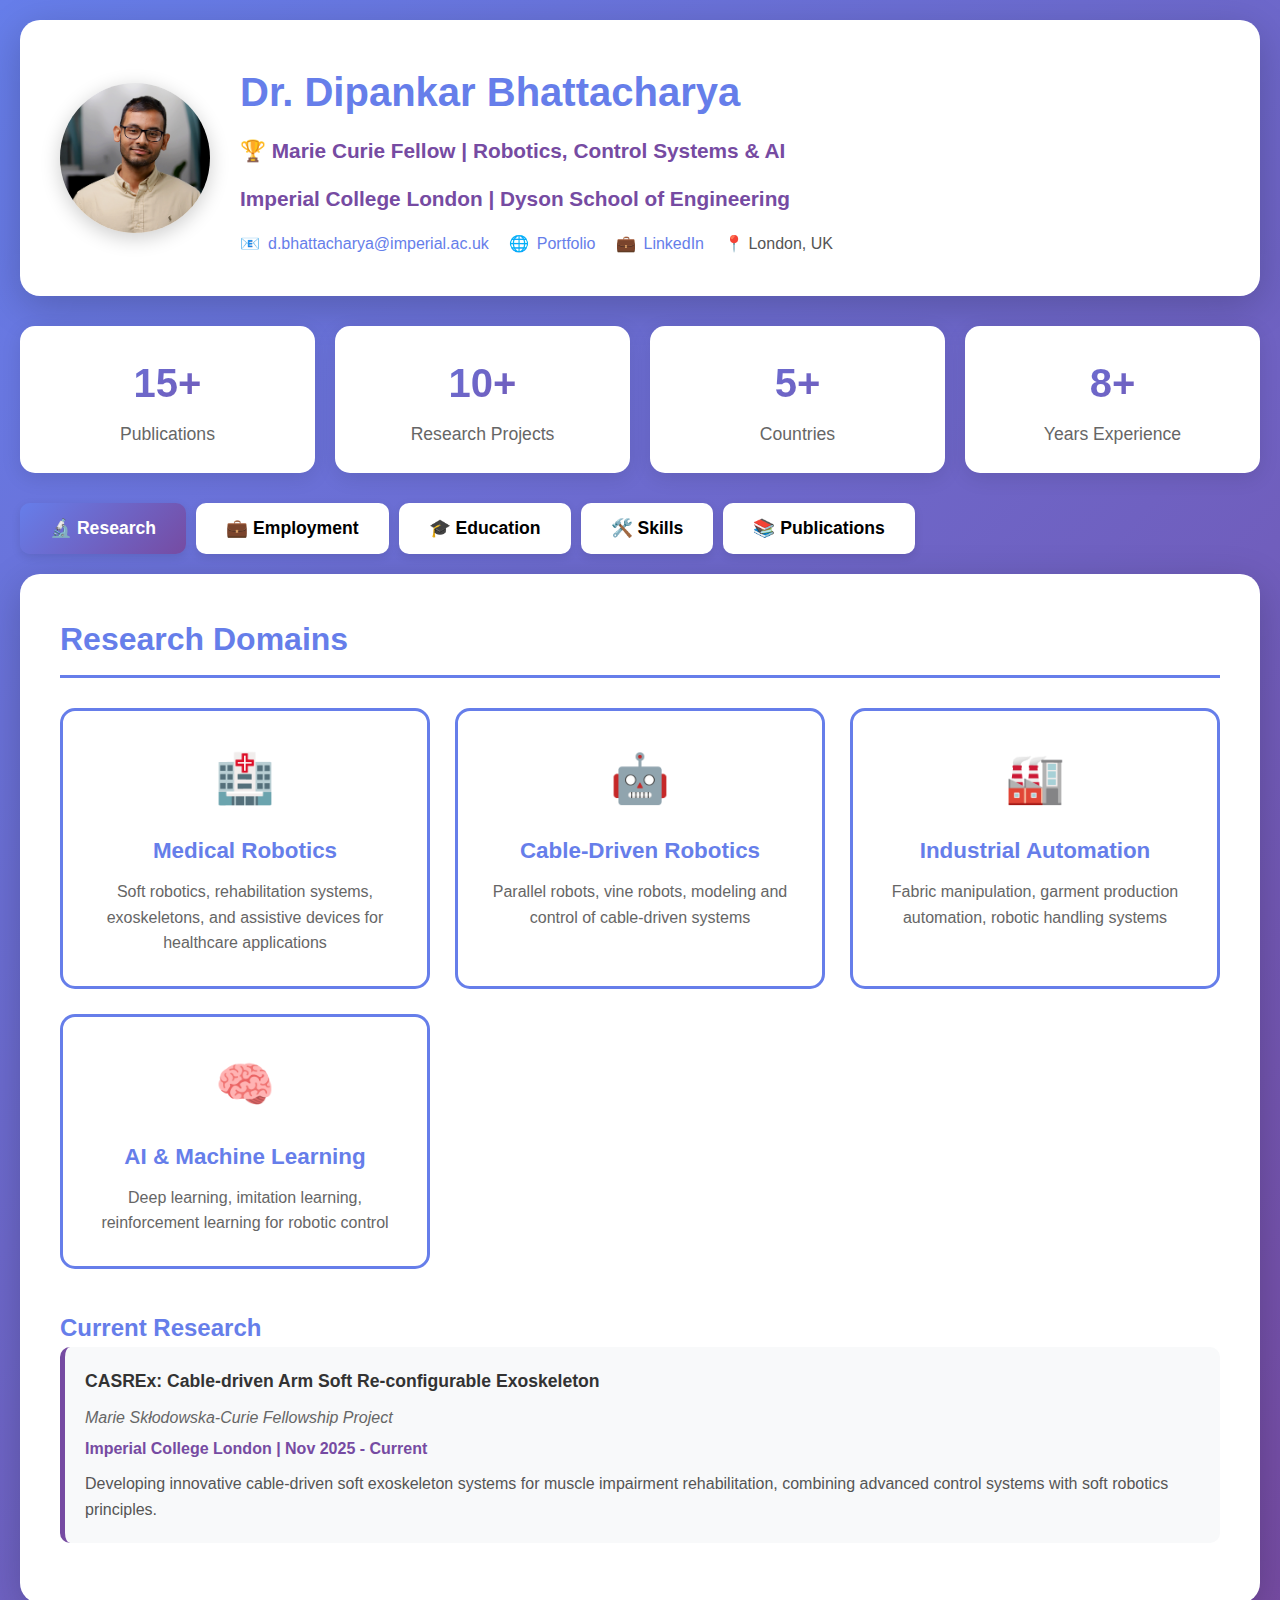
<file: CV_interactive/index.html>
<!DOCTYPE html>
<html lang="en">
<head>
    <meta charset="UTF-8">
    <meta name="viewport" content="width=device-width, initial-scale=1.0">
    <title>Dr. Dipankar Bhattacharya - Interactive CV</title>
    <style>
        * {
            margin: 0;
            padding: 0;
            box-sizing: border-box;
        }
        
        body {
            font-family: 'Segoe UI', Tahoma, Geneva, Verdana, sans-serif;
            background: linear-gradient(135deg, #667eea 0%, #764ba2 100%);
            color: #333;
            line-height: 1.6;
        }
        
        .container {
            max-width: 1400px;
            margin: 0 auto;
            padding: 20px;
        }
        
        /* Header Section */
        .header {
            background: white;
            border-radius: 20px;
            padding: 40px;
            margin-bottom: 30px;
            box-shadow: 0 10px 40px rgba(0,0,0,0.2);
            display: grid;
            grid-template-columns: 150px 1fr;
            gap: 30px;
            align-items: center;
        }
        
        .profile-photo {
            width: 150px;
            height: 150px;
            border-radius: 50%;
            overflow: hidden;
            box-shadow: 0 5px 20px rgba(0,0,0,0.2);
        }
        
        .profile-photo img {
            width: 100%;
            height: 100%;
            object-fit: cover;
        }
        
        .header-content h1 {
            font-size: 2.5em;
            color: #667eea;
            margin-bottom: 10px;
        }
        
        .header-content .title {
            font-size: 1.3em;
            color: #764ba2;
            font-weight: 600;
            margin-bottom: 15px;
        }
        
        .contact-info {
            display: flex;
            flex-wrap: wrap;
            gap: 20px;
            margin-top: 15px;
        }
        
        .contact-item {
            display: flex;
            align-items: center;
            gap: 8px;
            color: #555;
        }
        
        .contact-item a {
            color: #667eea;
            text-decoration: none;
        }
        
        .contact-item a:hover {
            text-decoration: underline;
        }
        
        /* Stats Bar */
        .stats-bar {
            display: grid;
            grid-template-columns: repeat(auto-fit, minmax(200px, 1fr));
            gap: 20px;
            margin-bottom: 30px;
        }
        
        .stat-card {
            background: white;
            padding: 25px;
            border-radius: 15px;
            text-align: center;
            box-shadow: 0 5px 20px rgba(0,0,0,0.1);
            transition: transform 0.3s ease;
        }
        
        .stat-card:hover {
            transform: translateY(-5px);
        }
        
        .stat-number {
            font-size: 2.5em;
            font-weight: bold;
            background: linear-gradient(135deg, #667eea 0%, #764ba2 100%);
            -webkit-background-clip: text;
            -webkit-text-fill-color: transparent;
            background-clip: text;
        }
        
        .stat-label {
            color: #666;
            font-size: 1.1em;
            margin-top: 5px;
        }
        
        /* Navigation Tabs */
        .nav-tabs {
            display: flex;
            gap: 10px;
            margin-bottom: 20px;
            flex-wrap: wrap;
        }
        
        .tab-button {
            padding: 15px 30px;
            background: white;
            border: none;
            border-radius: 10px;
            font-size: 1.1em;
            font-weight: 600;
            cursor: pointer;
            transition: all 0.3s ease;
            box-shadow: 0 3px 10px rgba(0,0,0,0.1);
        }
        
        .tab-button:hover {
            transform: translateY(-2px);
            box-shadow: 0 5px 15px rgba(0,0,0,0.2);
        }
        
        .tab-button.active {
            background: linear-gradient(135deg, #667eea 0%, #764ba2 100%);
            color: white;
        }
        
        /* Content Sections */
        .content-section {
            display: none;
            background: white;
            border-radius: 20px;
            padding: 40px;
            box-shadow: 0 10px 40px rgba(0,0,0,0.2);
            animation: fadeIn 0.5s ease;
        }
        
        .content-section.active {
            display: block;
        }
        
        @keyframes fadeIn {
            from {
                opacity: 0;
                transform: translateY(20px);
            }
            to {
                opacity: 1;
                transform: translateY(0);
            }
        }
        
        .section-title {
            font-size: 2em;
            color: #667eea;
            margin-bottom: 30px;
            border-bottom: 3px solid #667eea;
            padding-bottom: 10px;
        }
        
        /* Timeline */
        .timeline {
            position: relative;
            padding-left: 50px;
        }
        
        .timeline::before {
            content: '';
            position: absolute;
            left: 20px;
            top: 0;
            bottom: 0;
            width: 3px;
            background: linear-gradient(180deg, #667eea 0%, #764ba2 100%);
        }
        
        .timeline-item {
            position: relative;
            margin-bottom: 40px;
            padding: 20px;
            background: #f8f9fa;
            border-radius: 10px;
            transition: all 0.3s ease;
        }
        
        .timeline-item:hover {
            background: #e9ecef;
            transform: translateX(5px);
        }
        
        .timeline-item::before {
            content: '';
            position: absolute;
            left: -38px;
            top: 25px;
            width: 15px;
            height: 15px;
            border-radius: 50%;
            background: #667eea;
            border: 3px solid white;
            box-shadow: 0 0 0 3px #667eea;
        }
        
        .timeline-date {
            display: inline-block;
            padding: 5px 15px;
            background: linear-gradient(135deg, #667eea 0%, #764ba2 100%);
            color: white;
            border-radius: 20px;
            font-size: 0.9em;
            font-weight: 600;
            margin-bottom: 10px;
        }
        
        .timeline-title {
            font-size: 1.3em;
            font-weight: bold;
            color: #333;
            margin-bottom: 8px;
        }
        
        .timeline-subtitle {
            color: #666;
            font-style: italic;
            margin-bottom: 10px;
        }
        
        .timeline-description {
            color: #555;
            line-height: 1.8;
        }
        
        .timeline-list {
            margin-top: 10px;
            padding-left: 20px;
        }
        
        .timeline-list li {
            margin-bottom: 8px;
            color: #555;
        }
        
        /* Skills Grid */
        .skills-grid {
            display: grid;
            grid-template-columns: repeat(auto-fit, minmax(250px, 1fr));
            gap: 20px;
            margin-top: 20px;
        }
        
        .skill-card {
            background: linear-gradient(135deg, #667eea 0%, #764ba2 100%);
            padding: 25px;
            border-radius: 15px;
            color: white;
            box-shadow: 0 5px 20px rgba(102, 126, 234, 0.3);
            transition: transform 0.3s ease;
        }
        
        .skill-card:hover {
            transform: translateY(-5px);
        }
        
        .skill-title {
            font-size: 1.3em;
            font-weight: bold;
            margin-bottom: 15px;
            display: flex;
            align-items: center;
            gap: 10px;
        }
        
        .skill-items {
            display: flex;
            flex-wrap: wrap;
            gap: 8px;
        }
        
        .skill-tag {
            background: rgba(255,255,255,0.2);
            padding: 6px 12px;
            border-radius: 20px;
            font-size: 0.9em;
        }
        
        /* Research Domains */
        .domains-grid {
            display: grid;
            grid-template-columns: repeat(auto-fit, minmax(280px, 1fr));
            gap: 25px;
            margin-top: 30px;
        }
        
        .domain-card {
            background: white;
            border: 3px solid #667eea;
            border-radius: 15px;
            padding: 30px;
            text-align: center;
            transition: all 0.3s ease;
        }
        
        .domain-card:hover {
            transform: translateY(-10px);
            box-shadow: 0 10px 30px rgba(102, 126, 234, 0.3);
            border-color: #764ba2;
        }
        
        .domain-icon {
            font-size: 3em;
            margin-bottom: 15px;
        }
        
        .domain-title {
            font-size: 1.4em;
            font-weight: bold;
            color: #667eea;
            margin-bottom: 10px;
        }
        
        .domain-description {
            color: #666;
            line-height: 1.6;
        }
        
        /* Publications */
        .publication-item {
            background: #f8f9fa;
            padding: 20px;
            border-radius: 10px;
            margin-bottom: 20px;
            border-left: 5px solid #667eea;
            transition: all 0.3s ease;
        }
        
        .publication-item:hover {
            background: #e9ecef;
            transform: translateX(5px);
        }
        
        .publication-title {
            font-weight: bold;
            color: #333;
            margin-bottom: 10px;
            font-size: 1.1em;
        }
        
        .publication-authors {
            color: #666;
            font-style: italic;
            margin-bottom: 5px;
        }
        
        .publication-venue {
            color: #764ba2;
            font-weight: 600;
        }
        
        /* Responsive Design */
        @media (max-width: 768px) {
            .header {
                grid-template-columns: 1fr;
                text-align: center;
            }
            
            .profile-photo {
                margin: 0 auto;
            }
            
            .contact-info {
                justify-content: center;
            }
            
            .nav-tabs {
                justify-content: center;
            }
            
            .timeline {
                padding-left: 30px;
            }
        }
    </style>
</head>
<body>
    <div class="container">
        <!-- Header -->
        <div class="header">
            <div class="profile-photo">
                <img src="photo2.jpg" alt="Dr. Dipankar Bhattacharya">
            </div>
            <div class="header-content">
                <h1>Dr. Dipankar Bhattacharya</h1>
                <div class="title">🏆 Marie Curie Fellow | Robotics, Control Systems & AI</div>
                <div class="title">Imperial College London | Dyson School of Engineering</div>
                <div class="contact-info">
                    <div class="contact-item">
                        📧 <a href="mailto:d.bhattacharya@imperial.ac.uk">d.bhattacharya@imperial.ac.uk</a>
                    </div>
                    <div class="contact-item">
                        🌐 <a href="https://bhattner143.github.io/dips/" target="_blank">Portfolio</a>
                    </div>
                    <div class="contact-item">
                        💼 <a href="http://www.linkedin.com/in/dipankar-bhattacharya-7132497b" target="_blank">LinkedIn</a>
                    </div>
                    <div class="contact-item">
                        📍 London, UK
                    </div>
                </div>
            </div>
        </div>
        
        <!-- Stats Bar -->
        <div class="stats-bar">
            <div class="stat-card">
                <div class="stat-number">15+</div>
                <div class="stat-label">Publications</div>
            </div>
            <div class="stat-card">
                <div class="stat-number">10+</div>
                <div class="stat-label">Research Projects</div>
            </div>
            <div class="stat-card">
                <div class="stat-number">5+</div>
                <div class="stat-label">Countries</div>
            </div>
            <div class="stat-card">
                <div class="stat-number">8+</div>
                <div class="stat-label">Years Experience</div>
            </div>
        </div>
        
        <!-- Navigation -->
        <div class="nav-tabs">
            <button class="tab-button active" onclick="showSection('research')">🔬 Research</button>
            <button class="tab-button" onclick="showSection('employment')">💼 Employment</button>
            <button class="tab-button" onclick="showSection('education')">🎓 Education</button>
            <button class="tab-button" onclick="showSection('skills')">🛠️ Skills</button>
            <button class="tab-button" onclick="showSection('publications')">📚 Publications</button>
        </div>
        
        <!-- Research Section -->
        <div id="research" class="content-section active">
            <h2 class="section-title">Research Domains</h2>
            <div class="domains-grid">
                <div class="domain-card">
                    <div class="domain-icon">🏥</div>
                    <div class="domain-title">Medical Robotics</div>
                    <div class="domain-description">
                        Soft robotics, rehabilitation systems, exoskeletons, and assistive devices for healthcare applications
                    </div>
                </div>
                <div class="domain-card">
                    <div class="domain-icon">🤖</div>
                    <div class="domain-title">Cable-Driven Robotics</div>
                    <div class="domain-description">
                        Parallel robots, vine robots, modeling and control of cable-driven systems
                    </div>
                </div>
                <div class="domain-card">
                    <div class="domain-icon">🏭</div>
                    <div class="domain-title">Industrial Automation</div>
                    <div class="domain-description">
                        Fabric manipulation, garment production automation, robotic handling systems
                    </div>
                </div>
                <div class="domain-card">
                    <div class="domain-icon">🧠</div>
                    <div class="domain-title">AI & Machine Learning</div>
                    <div class="domain-description">
                        Deep learning, imitation learning, reinforcement learning for robotic control
                    </div>
                </div>
            </div>
            
            <h3 style="margin-top: 40px; color: #667eea; font-size: 1.5em;">Current Research</h3>
            <div class="publication-item" style="border-left-color: #764ba2;">
                <div class="publication-title">CASREx: Cable-driven Arm Soft Re-configurable Exoskeleton</div>
                <div class="publication-authors">Marie Skłodowska-Curie Fellowship Project</div>
                <div class="publication-venue">Imperial College London | Nov 2025 - Current</div>
                <p style="margin-top: 10px; color: #555;">
                    Developing innovative cable-driven soft exoskeleton systems for muscle impairment rehabilitation, combining advanced control systems with soft robotics principles.
                </p>
            </div>
        </div>
        
        <!-- Employment Section -->
        <div id="employment" class="content-section">
            <h2 class="section-title">Employment History</h2>
            <div class="timeline">
                <div class="timeline-item">
                    <div class="timeline-date">Nov 2025 - Current</div>
                    <div class="timeline-title">Marie Skłodowska-Curie Postdoctoral Fellow</div>
                    <div class="timeline-subtitle">Dyson School of Engineering, Imperial College London</div>
                    <div class="timeline-description">
                        <strong>Supervisor:</strong> Prof. Thrishantha Nanayakkara<br>
                        <strong>Project:</strong> CASREx - Cable-driven Arm Soft Re-configurable Exoskeleton for Muscle Impairment Rehabilitation
                    </div>
                </div>
                
                <div class="timeline-item">
                    <div class="timeline-date">May 2025 - Oct 2025</div>
                    <div class="timeline-title">Senior Research Engineer - Control Systems</div>
                    <div class="timeline-subtitle">Center for Transformative Garment Production (TransGP)</div>
                    <div class="timeline-description">
                        <strong>Supervisor:</strong> Prof. Kazuhiro Kosuge<br>
                        <strong>Project:</strong> Physics-based Cloth Manipulation with policy generated from imitation learning
                        <ul class="timeline-list">
                            <li>Led multidisciplinary team developing high-performance models for fabric handling and folding</li>
                            <li>Investigated feasibility and oversaw development of robotic systems for fabric manipulation</li>
                            <li>Translated industrial requirements into research deliverables</li>
                            <li>Mentored 3 PhD students</li>
                        </ul>
                    </div>
                </div>
                
                <div class="timeline-item">
                    <div class="timeline-date">Jul 2024 - Apr 2025</div>
                    <div class="timeline-title">Postdoctoral Fellow</div>
                    <div class="timeline-subtitle">Center for Transformative Garment Production (TransGP)</div>
                    <div class="timeline-description">
                        <strong>Supervisor:</strong> Prof. Kazuhiro Kosuge
                    </div>
                </div>
                
                <div class="timeline-item">
                    <div class="timeline-date">Jul 2024 - Oct 2025</div>
                    <div class="timeline-title">Visiting Research Associate</div>
                    <div class="timeline-subtitle">Department of Electrical and Electronic Engineering, Hong Kong University (HKU)</div>
                </div>
                
                <div class="timeline-item">
                    <div class="timeline-date">Mar 2021 - Jun 2024</div>
                    <div class="timeline-title">Postdoctoral Fellow</div>
                    <div class="timeline-subtitle">Department of Mechanical and Automation, The Chinese University of Hong Kong</div>
                    <div class="timeline-description">
                        <strong>Supervisor:</strong> Prof. Darwin Lau<br>
                        <strong>Projects:</strong>
                        <ul class="timeline-list">
                            <li>Modeling and control of cable-driven robots with cable wrapping around obstacles and links</li>
                            <li>Design of a cable-driven growing vine robot for safer false ceiling inspections</li>
                        </ul>
                        <strong>Responsibilities:</strong>
                        <ul class="timeline-list">
                            <li>Conducted independent and collaborative research</li>
                            <li>Wrote research articles, proposals, and technical reports</li>
                            <li>Mentored undergraduate and postgraduate students</li>
                            <li>Delivered lectures for MAEG5090 Topics in Robotics</li>
                        </ul>
                    </div>
                </div>
                
                <div class="timeline-item">
                    <div class="timeline-date">Oct 2021 - Jan 2022</div>
                    <div class="timeline-title">Visiting Postdoctoral Fellow</div>
                    <div class="timeline-subtitle">Laboratoire des Sciences du Numérique de Nantes (LS2N), École Centrale de Nantes</div>
                    <div class="timeline-description">
                        <strong>Supervisors:</strong> Prof. Stephane Caro and Prof. Darwin Lau<br>
                        <strong>Project:</strong> Iterative-learning control of cable-driven parallel robot
                    </div>
                </div>
                
                <div class="timeline-item">
                    <div class="timeline-date">2017 - 2020</div>
                    <div class="timeline-title">Graduate Teaching Assistant</div>
                    <div class="timeline-subtitle">The University of Auckland</div>
                    <div class="timeline-description">
                        <strong>Courses:</strong> MECHENG 706, MECHENG 306, ENGGEN 115, ENGGEN 131
                        <ul class="timeline-list">
                            <li>Supervised undergraduate students on design projects</li>
                            <li>Delivered tutorials, workshops, and drop-in clinics</li>
                            <li>Managed laboratory sessions and coordinated TA activities</li>
                        </ul>
                    </div>
                </div>
                
                <div class="timeline-item">
                    <div class="timeline-date">2013 - 2016</div>
                    <div class="timeline-title">Lecturer (Assistant Professor Grade-1)</div>
                    <div class="timeline-subtitle">School of Electrical, Electronics and Communication Engineering, Galgotia's University</div>
                    <div class="timeline-description">
                        <ul class="timeline-list">
                            <li>Delivered lectures for undergraduate and postgraduate courses</li>
                            <li>Developed teaching materials and laboratory sessions</li>
                            <li>Supervised final year undergraduate projects</li>
                        </ul>
                    </div>
                </div>
            </div>
        </div>
        
        <!-- Education Section -->
        <div id="education" class="content-section">
            <h2 class="section-title">Education</h2>
            <div class="timeline">
                <div class="timeline-item">
                    <div class="timeline-date">2016 - 2021</div>
                    <div class="timeline-title">Ph.D., Mechatronics Engineering</div>
                    <div class="timeline-subtitle">Department of Mechanical and Mechatronics Engineering, The University of Auckland</div>
                    <div class="timeline-description">
                        <strong>Thesis:</strong> <em>Robotic Soft Esophagus Design, Modelling, and Control for Endoprosthetic Stent Testing and Food Swallow Investigation</em>
                    </div>
                </div>
                
                <div class="timeline-item">
                    <div class="timeline-date">2011 - 2013</div>
                    <div class="timeline-title">M.Tech, Systems and Control</div>
                    <div class="timeline-subtitle">Department of Electrical Engineering, Indian Institute of Technology (IIT) Roorkee</div>
                    <div class="timeline-description">
                        <strong>Dissertation:</strong> <em>Non-Linear Predictive Control Model using Relevance Vector Machine</em><br>
                        <strong>GPA:</strong> 8.4 / 10.0
                    </div>
                </div>
                
                <div class="timeline-item">
                    <div class="timeline-date">2004 - 2010</div>
                    <div class="timeline-title">B.Tech, Electronics and Communication Engineering</div>
                    <div class="timeline-subtitle">North Eastern Regional Institute of Science and Technology (NERIST)</div>
                    <div class="timeline-description">
                        <strong>Project:</strong> <em>Design and Synthesis of a Sixth Order Tow Thomas Bi-quad filter</em><br>
                        <strong>GPA:</strong> 9.1 / 10.0
                    </div>
                </div>
            </div>
        </div>
        
        <!-- Skills Section -->
        <div id="skills" class="content-section">
            <h2 class="section-title">Technical Skills</h2>
            <div class="skills-grid">
                <div class="skill-card">
                    <div class="skill-title">💻 Programming Languages</div>
                    <div class="skill-items">
                        <span class="skill-tag">Python</span>
                        <span class="skill-tag">MATLAB</span>
                        <span class="skill-tag">C/C++</span>
                        <span class="skill-tag">LabVIEW</span>
                        <span class="skill-tag">Assembly</span>
                    </div>
                </div>
                
                <div class="skill-card">
                    <div class="skill-title">🤖 AI & ML Frameworks</div>
                    <div class="skill-items">
                        <span class="skill-tag">PyTorch</span>
                        <span class="skill-tag">TensorFlow</span>
                        <span class="skill-tag">Gym</span>
                        <span class="skill-tag">Blender</span>
                    </div>
                </div>
                
                <div class="skill-card">
                    <div class="skill-title">🔧 Robotics & Control</div>
                    <div class="skill-items">
                        <span class="skill-tag">ROS</span>
                        <span class="skill-tag">MATLAB/Simulink</span>
                        <span class="skill-tag">Control Systems</span>
                        <span class="skill-tag">Path Planning</span>
                    </div>
                </div>
                
                <div class="skill-card">
                    <div class="skill-title">🎨 CAD & Design</div>
                    <div class="skill-items">
                        <span class="skill-tag">SOLIDWORKS</span>
                        <span class="skill-tag">Inventor</span>
                        <span class="skill-tag">Blender</span>
                        <span class="skill-tag">Inkscape</span>
                    </div>
                </div>
                
                <div class="skill-card">
                    <div class="skill-title">🔌 Hardware</div>
                    <div class="skill-items">
                        <span class="skill-tag">Raspberry Pi</span>
                        <span class="skill-tag">Arduino</span>
                        <span class="skill-tag">myRIO</span>
                        <span class="skill-tag">8051</span>
                    </div>
                </div>
                
                <div class="skill-card">
                    <div class="skill-title">🛠️ Tools & Others</div>
                    <div class="skill-items">
                        <span class="skill-tag">Git</span>
                        <span class="skill-tag">LaTeX</span>
                        <span class="skill-tag">Lightroom</span>
                        <span class="skill-tag">Linux</span>
                    </div>
                </div>
            </div>
            
            <h3 style="margin-top: 40px; color: #667eea; font-size: 1.5em;">Languages</h3>
            <div class="skills-grid" style="margin-top: 20px;">
                <div class="skill-card">
                    <div class="skill-title">🗣️ Communication</div>
                    <div class="skill-items">
                        <span class="skill-tag">English (Fluent)</span>
                        <span class="skill-tag">Hindi (Native)</span>
                    </div>
                </div>
            </div>
        </div>
        
        <!-- Publications Section -->
        <div id="publications" class="content-section">
            <h2 class="section-title">Selected Publications</h2>
            <p style="margin-bottom: 30px; color: #666; font-size: 1.1em;">
                15+ peer-reviewed publications in international journals and conferences
            </p>
            
            <h3 style="color: #667eea; margin-bottom: 20px;">Recent Publications</h3>
            
            <div class="publication-item">
                <div class="publication-title">Modeling and Control of Cable-Driven Robots with Cable Wrapping</div>
                <div class="publication-authors">D. Bhattacharya, D. Lau, et al.</div>
                <div class="publication-venue">IEEE Transactions on Robotics</div>
            </div>
            
            <div class="publication-item">
                <div class="publication-title">Design of Cable-Driven Growing Vine Robot for Ceiling Inspection</div>
                <div class="publication-authors">D. Bhattacharya, D. Lau, et al.</div>
                <div class="publication-venue">IEEE/ASME International Conference on Advanced Intelligent Mechatronics</div>
            </div>
            
            <div class="publication-item">
                <div class="publication-title">Robotic Soft Esophagus for Stent Testing Applications</div>
                <div class="publication-authors">D. Bhattacharya, P. Xu, et al.</div>
                <div class="publication-venue">Journal of Medical Devices</div>
            </div>
            
            <div class="publication-item">
                <div class="publication-title">Iterative Learning Control for Cable-Driven Parallel Robots</div>
                <div class="publication-authors">D. Bhattacharya, S. Caro, D. Lau</div>
                <div class="publication-venue">Mechanism and Machine Theory</div>
            </div>
            
            <div class="publication-item">
                <div class="publication-title">Physics-based Cloth Manipulation with Imitation Learning</div>
                <div class="publication-authors">D. Bhattacharya, K. Kosuge, et al.</div>
                <div class="publication-venue">IEEE International Conference on Robotics and Automation (ICRA)</div>
            </div>
            
            <p style="margin-top: 30px; color: #666; text-align: center;">
                <em>For complete list of publications, please visit my <a href="https://bhattner143.github.io/dips/" style="color: #667eea;">portfolio website</a></em>
            </p>
        </div>
    </div>
    
    <script>
        function showSection(sectionId) {
            // Hide all sections
            const sections = document.querySelectorAll('.content-section');
            sections.forEach(section => {
                section.classList.remove('active');
            });
            
            // Remove active class from all buttons
            const buttons = document.querySelectorAll('.tab-button');
            buttons.forEach(button => {
                button.classList.remove('active');
            });
            
            // Show selected section
            document.getElementById(sectionId).classList.add('active');
            
            // Add active class to clicked button
            event.target.classList.add('active');
        }
    </script>
</body>
</html>
</file>
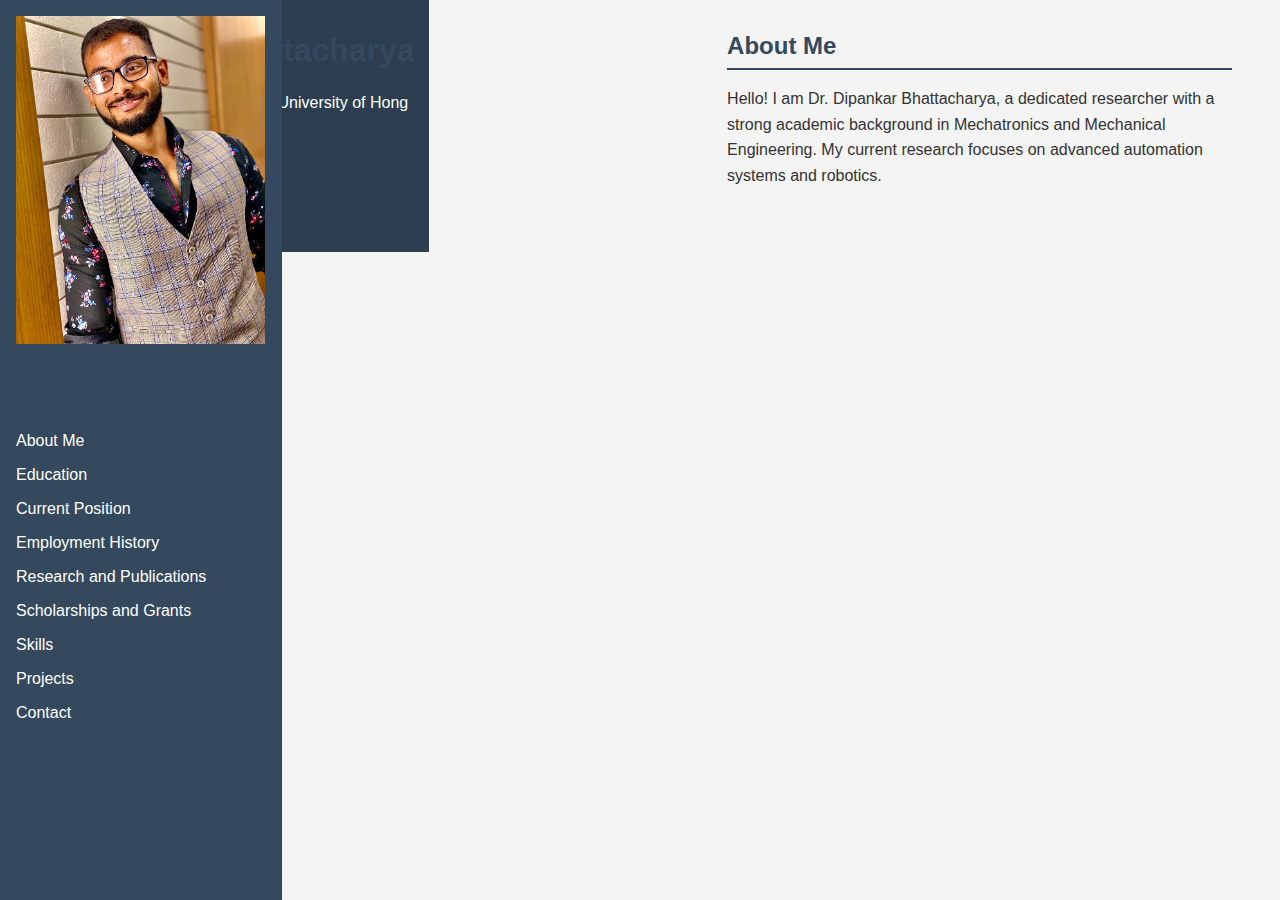
<file: temp.html>
<!DOCTYPE html>
<html lang="en">
<head>
    <!-- Metadata about the document -->
    <meta charset="UTF-8">
    <meta name="viewport" content="width=device-width, initial-scale=1.0">
    <title>Dr. Dipankar Bhattacharyaaaaa - Academic Profile</title>
    <style>
        /* Basic styling for the body */
        body {
            font-family: Arial, sans-serif;
            margin: 0;
            padding: 0;
            background-color: #f4f4f4;
            color: #333;
            display: flex; /* Flexbox layout */
        }

        /* Styling for the header */
        header {
            background-color: #2c3e50;
            color: #fff;
            padding: 2rem 0;
            text-align: center;
            width: 100%;
        }

        /* Styling for the sidebar */
        #sidebar {
            width: 250px;
            background-color: #34495e;
            color: #fff;
            padding: 1rem;
            position: fixed; /* Fixed position to stay in view */
            height: 100%;
            overflow: auto; /* Enable scrolling */
        }

        /* Styling for links in the sidebar */
        #sidebar a {
            color: #fff;
            text-decoration: none;
            display: block; /* Block-level element */
            padding: 0.5rem 0;
        }

        /* Hover effect for links in the sidebar */
        #sidebar a:hover {
            background-color: #2c3e50;
        }

        /* Styling for the main content area */
        main {
            margin-left: 250px; /* Offset by the width of the sidebar */
            padding: 2rem;
            flex-grow: 1; /* Allow main to grow to fill space */
        }

        /* Container to center content and limit its width */
        .container {
            max-width: 2900px;
            margin: 0 auto;
            padding: 0 1rem;
        }

        /* Styling for headings */
        h1, h2, h3 {
            margin-top: 0;
            color: #34495e;
        }

        /* Styling for paragraphs */
        p {
            line-height: 1.6;
        }

        /* Class to hide elements */
        .hidden {
            display: none;
        }

        /* Class to show elements */
        .active {
            display: block;
        }

        /* Remove default list styling and add custom styling */
        ul {
            list-style-type: none;
            padding: 0;
        }

        ul li {
            margin-bottom: 0.75rem;
        }

        /* Styling for sections */
        .section {
            margin-bottom: 2rem;
        }

        /* Styling for section titles */
        .section-title {
            border-bottom: 2px solid #34495e;
            padding-bottom: 0.5rem;
            margin-bottom: 1rem;
        }

        /* Styling for project, paper, and contact links */
        .project-link,
        .paper-link,
        .contact-link {
            color: #2980b9;
            text-decoration: none;
        }

        /* Hover effect for project, paper, and contact links */
        .project-link:hover,
        .paper-link:hover,
        .contact-link:hover {
            text-decoration: underline;
        }
    </style>
    <script>
        // Function to show a specific section and hide others
        function showSection(sectionId) {
            var sections = document.getElementsByClassName('section');
            for (var i = 0; i < sections.length; i++) {
                sections[i].classList.add('hidden');
            }
            document.getElementById(sectionId).classList.remove('hidden');
        }
    </script>
</head>
<body>
    <!-- Header section -->
    <header>
        <h1>Dr. Dipankar Bhattacharya</h1>
        <p>Postdoctoral Fellow at The Chinese University of Hong Kong</p>
    </header>

    <!-- Sidebar section -->
    <div id="sidebar">
        <div class="sidebar-header">
            <img src="images/profile3.JPEG" alt="Dr. Dipankar Bhattacharya" class="profile-image">
            <h2>Dr. Dipankar Bhattacharya</h2>
        </div>
        <!-- Navigation links that call JavaScript function to show sections -->
        <a href="javascript:void(0)" onclick="showSection('about')">About Me</a>
        <a href="javascript:void(0)" onclick="showSection('education')">Education</a>
        <a href="javascript:void(0)" onclick="showSection('current-position')">Current Position</a>
        <a href="javascript:void(0)" onclick="showSection('employment-history')">Employment History</a>
        <a href="javascript:void(0)" onclick="showSection('papers')">Research and Publications</a>
        <a href="javascript:void(0)" onclick="showSection('scholarships')">Scholarships and Grants</a>
        <a href="javascript:void(0)" onclick="showSection('skills')">Skills</a>
        <a href="javascript:void(0)" onclick="showSection('projects')">Projects</a>
        <a href="javascript:void(0)" onclick="showSection('contact')">Contact</a>
    </div>

    <!-- Main content section -->
    <main>
        <div class="container">
            <!-- About Me section -->
            <div id="about" class="section active">
                <h2 class="section-title">About Me</h2>
                <p>Hello! I am Dr. Dipankar Bhattacharya, a dedicated researcher with a strong academic background in Mechatronics and Mechanical Engineering. My current research focuses on advanced automation systems and robotics.</p>
            </div>

            <!-- Education section -->
            <div id="education" class="section hidden">
                <h2 class="section-title">Education</h2>
                <ul>
                    <li><strong>Bachelor of Engineering</strong> in Mechanical Engineering, [Your University], [Year]</li>
                    <li><strong>Master of Engineering</strong> in Mechanical Engineering, [Your University], [Year]</li>
                    <li><strong>Ph.D.</strong> in Mechatronics, The University of Auckland, New Zealand (08/2016 to 04/2021)</li>
                </ul>
            </div>

            <!-- Current Position section -->
            <div id="current-position" class="section hidden">
                <h2 class="section-title">Current Position</h2>
                <p><strong>Postdoctoral Fellow</strong>, Department of Mechanical and Automation Engineering, The Chinese University of Hong Kong, Hong Kong (February 2024 to Current)</p>
            </div>

            <!-- Employment History section -->
            <div id="employment-history" class="section hidden">
                <h2 class="section-title">Employment History</h2>
                <ul>
                    <li><strong>Postdoctoral Fellow</strong>, Department of Mechanical and Automation Engineering, The Chinese University of Hong Kong, Hong Kong (February 2024 to Current)</li>
                    <li><strong>Research Assistant</strong>, [Previous Institution], [Year] to [Year]</li>
                </ul>
            </div>

            <!-- Research and Publications section -->
            <div id="papers" class="section hidden">
                <h2 class="section-title">Research and Publications</h2>
                <ul>
                    <li><a href="#" class="paper-link">D. Bhattacharya, T. Cheung, Y. Wang and D. Lau,
                        "Kinematic and Dynamic Modeling of Cable-Object Interference and Wrapping in Complex Geometrical-Shaped Cable-Driven Parallel Robots," 
                        <b>IEEE Transactions on Robotics</b>, (under review).
                        </a>Keywords: Cable-driven robots, Kinematics and dynamics, Cable wrapping, Complex-object modeling, and Cable-object interference detection.
                    </li>
                    <li><a href="#" class="paper-link">D. Bhattacharya, Y. P. Chan, S. Shang, Y. S. Chan, Y. Tan and D. Lau, 
                        "Tri-Space Operational Control of Redundant Multilink and Hybrid Cable-Driven Parallel Robots Using an Iterative-Learning-Based Reactive Approach," 
                        <b>IEEE Transactions on Control Systems Technology</b>, vol. 31, no. 6, pp. 2465-2483, Nov. 2023.
                        </a>Keywords: Cable-driven robots, Kinematics and dynamics, Iterative learning control, Reactive control (RC), Multi-domain control.
                    </li>
                    <li><a href="#" class="paper-link">D. Bhattacharya, R. Hashem, L. K. Cheng and W. Xu, 
                            "Nonlinear Model Predictive Control of a Robotic Soft Esophagus"</a> 
                            <b>IEEE Transactions on Industrial Electronics</b>, 
                            vol. 69, no. 10, pp. 10363-10373, Oct.
                            Keywords: Soft robotics, Machine learning (ML), Model Predictive Control (MPC), Robotic Soft Esophagus (RoSE), Soft robotic sensing.
                    </li>
                    <li><a href="#" class="paper-link">D. Bhattacharya, S. Jesna, L. K. Cheng, and W. Xu, 
                            "RoSE: A Robotic Soft Esophagus for Endoprosthetic Stent Testing," 
                            <b>Soft Robotics</b>, vol. 8, no. 3, pp. 273-283, 2021.
                            </a>Keywords: Soft robotics, Robotic Soft Esophagus (RoSE), Stent testing, Esophageal cancer, Dysphagia.
                    </li>
                    <li><a href="#" class="paper-link">Y. Dang, Y. Liu, and D. Bhattacharya, R. Hashem, J. Allen, M. Stommel, L. K. Cheng, and W. Xu,
                        "SoGut: A soft robotic gastric simulator," 
                        <b>Soft Robotics</b>, vol. 8, no. 4, pp. 397-415, 2021.
                        </a>Keywords: Soft robotics, and Soft Robotic Gastric Simulator (SoGut).
                    </li>
                    <li><a href="#" class="paper-link">D. Bhattacharya, L. K. Cheng, and W. Xu,
                        "Sparse machine learning discovery of dynamic differential equation of an esophageal swallowing robot," 
                        <b>IEEE Transactions on Industrial Electronics</b>, vol. 67, no. 6, pp. 4711-4720, 2019.
                        </a>Keywords: Soft robotics, Machine Learning, Discovery of differential equations (DEs), Model order reduction and Mathematical modeling.
                    </li>
                </ul>
            </div>

            <!-- Scholarships and Grants section -->
            <div id="scholarships" class="section hidden">
                <h2 class="section-title">Scholarships and Grants</h2>
                <ul>
                    <li><strong>Scholarship/Grant 1</strong> - Details about the scholarship or grant.</li>
                    <li><strong>Scholarship/Grant 2</strong> - Details about the scholarship or grant.</li>
                    <!-- Add more scholarships or grants as needed -->
                </ul>
            </div>

            <!-- Skills section -->
            <div id="skills" class="section hidden">
                <h2 class="section-title">Skills</h2>
                <ul>
                    <li>Skill 1</li>
                    <li>Skill 2</li>
                    <li>Skill 3</li>
                    <!-- Add more skills as needed -->
                </ul>
            </div>

            <!-- Projects section -->
            <div id="projects" class="section hidden">
                <h2 class="section-title">Projects</h2>
                <ul>
                    <li><a href="#" class="project-link">Project 1</a> - Brief description of the project.</li>
                    <li><a href="#" class="project-link">Project 2</a> - Brief description of the project.</li>
                    <!-- Add more projects as needed -->
                </ul>
            </div>

            <!-- Contact section -->
            <div id="contact" class="section hidden">
                <h2 class="section-title">Contact</h2>
                <p>You can reach me at:</p>
                <ul>
                    <li><strong>Email:</strong> <a href="mailto:your-email@example.com" class="contact-link">dipankarbhattacharya@cuhk.edu.hk</a></li>
                    <li><strong>Phone:</strong> +852-94288564</li>
                    <li><strong>Address:</strong> 2/F, Academic Building 1, The Chinese University of Hong Kong</li>
                    <!-- Add more contact details as needed -->
                </ul>
            </div>
        </div>
    </main>
</body>
</html>
</file>
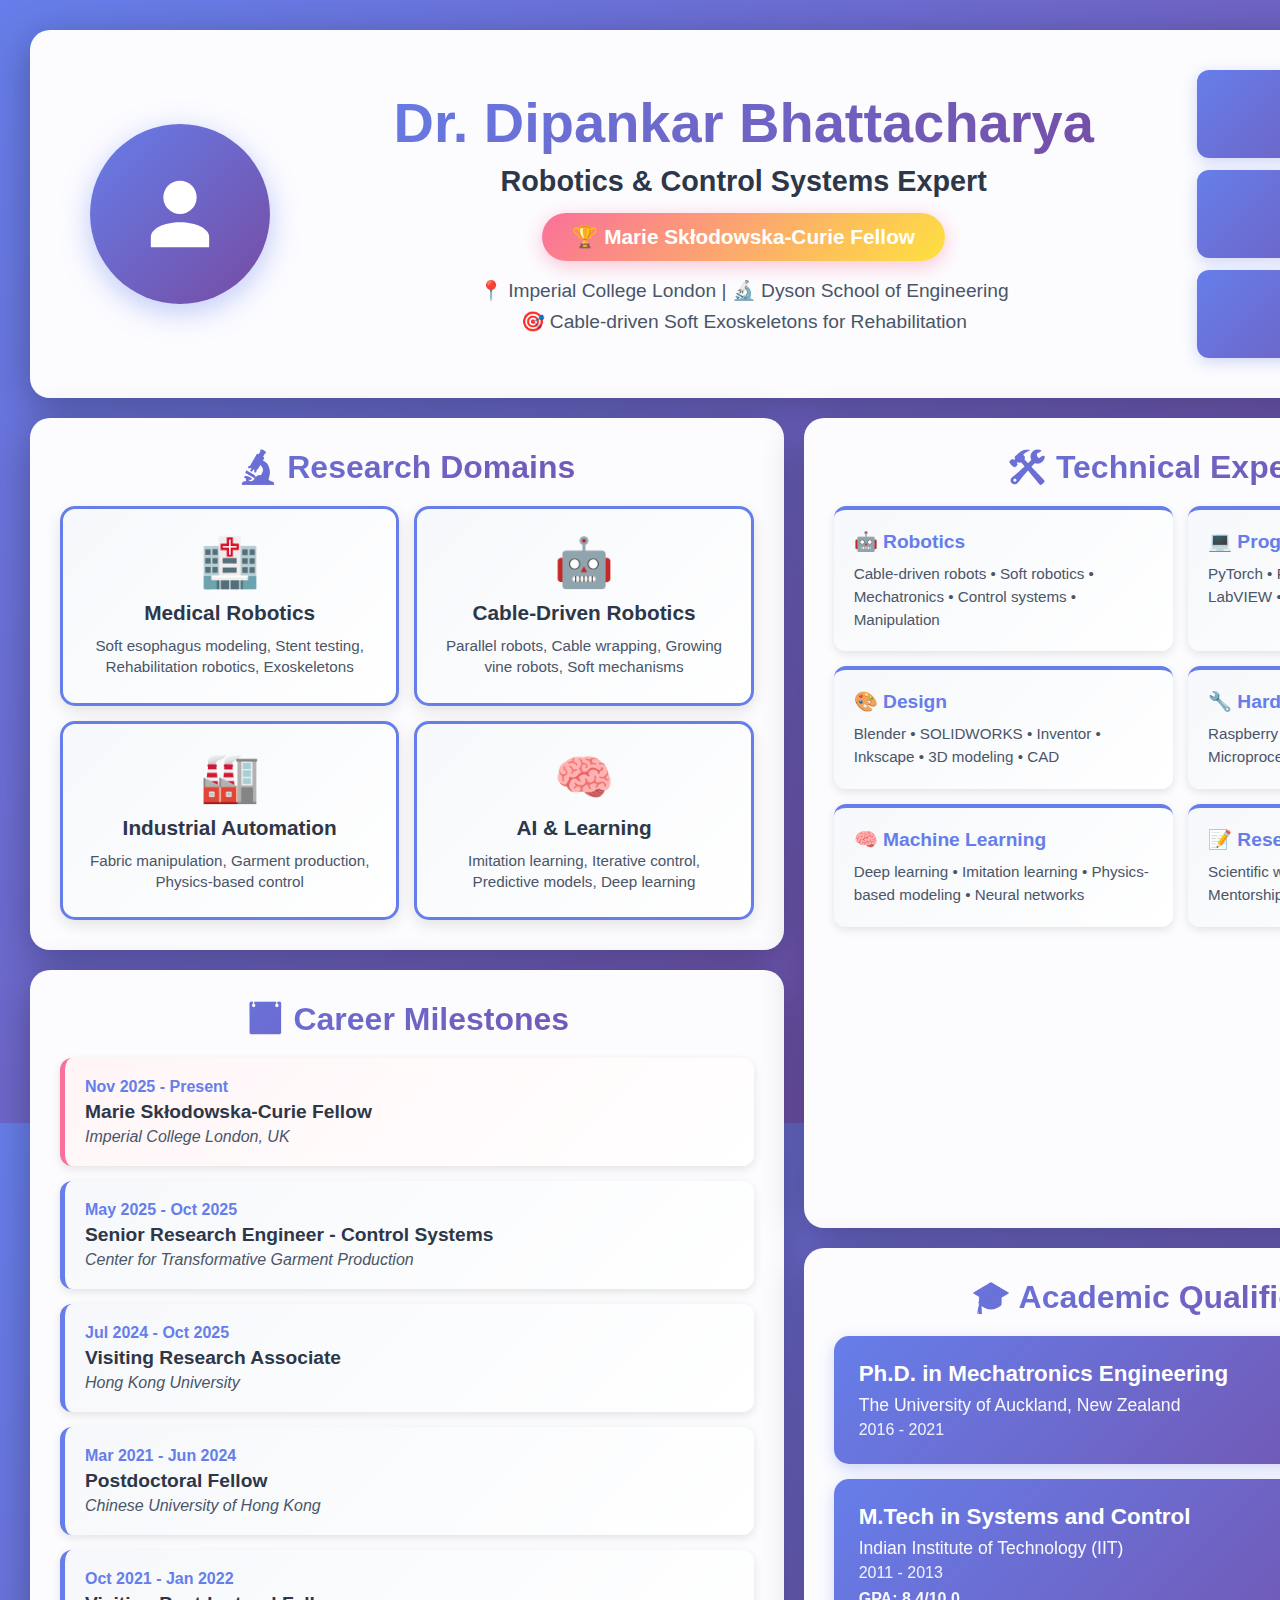
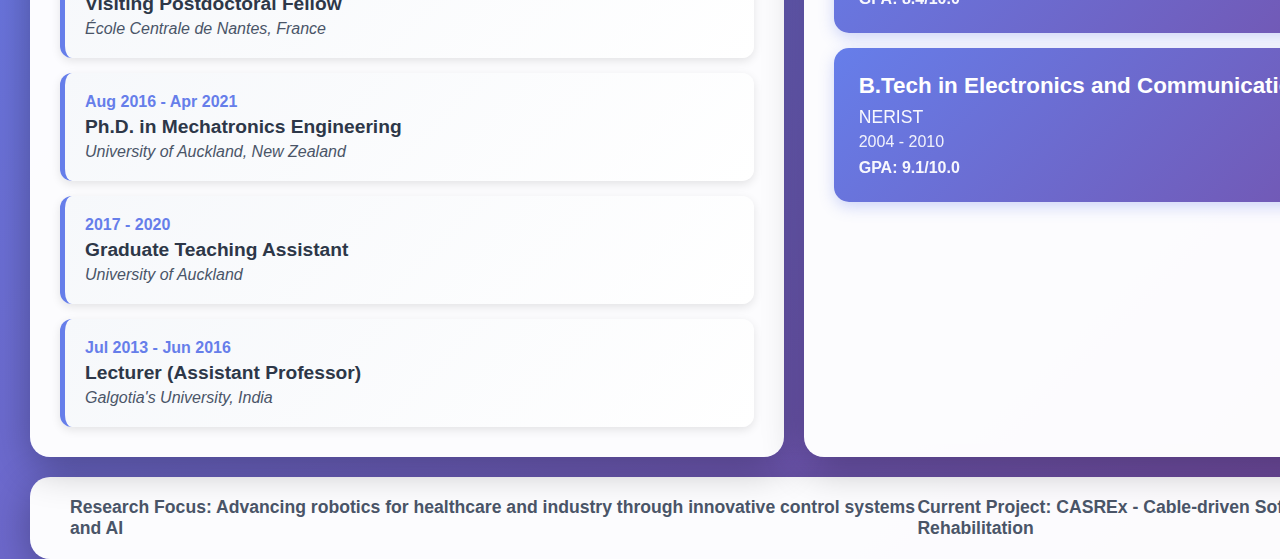
<file: career_visualizations/career_poster.html>
<!DOCTYPE html>
<html lang="en">
<head>
    <meta charset="UTF-8">
    <meta name="viewport" content="width=device-width, initial-scale=1.0">
    <title>Career Poster - Dr. Dipankar Bhattacharya</title>
    <style>
        * {
            margin: 0;
            padding: 0;
            box-sizing: border-box;
        }
        
        @page {
            size: A3 landscape;
            margin: 0;
        }
        
        body {
            font-family: 'Segoe UI', Tahoma, Geneva, Verdana, sans-serif;
            background: linear-gradient(135deg, #667eea 0%, #764ba2 100%);
            padding: 0;
            margin: 0;
            width: 420mm;
            height: 297mm;
            overflow: hidden;
        }
        
        .poster {
            width: 420mm;
            height: 297mm;
            display: grid;
            grid-template-rows: auto 1fr auto;
            gap: 20px;
            padding: 30px;
        }
        
        /* Header Section */
        .header {
            background: rgba(255, 255, 255, 0.98);
            border-radius: 20px;
            padding: 40px 60px;
            box-shadow: 0 10px 40px rgba(0,0,0,0.3);
            display: grid;
            grid-template-columns: 200px 1fr 300px;
            gap: 40px;
            align-items: center;
        }
        
        .profile-circle {
            width: 180px;
            height: 180px;
            background: linear-gradient(135deg, #667eea 0%, #764ba2 100%);
            border-radius: 50%;
            display: flex;
            align-items: center;
            justify-content: center;
            box-shadow: 0 8px 30px rgba(102, 126, 234, 0.4);
        }
        
        .profile-circle svg {
            width: 100px;
            height: 100px;
        }
        
        .header-center {
            text-align: center;
        }
        
        .name {
            font-size: 3.5em;
            font-weight: bold;
            background: linear-gradient(135deg, #667eea 0%, #764ba2 100%);
            -webkit-background-clip: text;
            -webkit-text-fill-color: transparent;
            background-clip: text;
            margin-bottom: 10px;
        }
        
        .current-title {
            font-size: 1.8em;
            color: #2d3748;
            font-weight: 600;
            margin-bottom: 15px;
        }
        
        .fellowship-badge {
            display: inline-block;
            background: linear-gradient(135deg, #fa709a 0%, #fee140 100%);
            color: white;
            padding: 12px 30px;
            border-radius: 30px;
            font-size: 1.3em;
            font-weight: bold;
            box-shadow: 0 5px 20px rgba(250, 112, 154, 0.4);
        }
        
        .institution-info {
            font-size: 1.2em;
            color: #4a5568;
            margin-top: 15px;
            line-height: 1.6;
        }
        
        .header-stats {
            display: flex;
            flex-direction: column;
            gap: 12px;
        }
        
        .stat-item {
            background: linear-gradient(135deg, #667eea 0%, #764ba2 100%);
            color: white;
            padding: 15px 20px;
            border-radius: 12px;
            text-align: center;
            box-shadow: 0 4px 15px rgba(102, 126, 234, 0.3);
        }
        
        .stat-number {
            font-size: 2em;
            font-weight: bold;
        }
        
        .stat-label {
            font-size: 0.9em;
            opacity: 0.95;
            margin-top: 5px;
        }
        
        /* Main Content */
        .main-content {
            display: grid;
            grid-template-columns: 1fr 1fr;
            gap: 20px;
            height: 100%;
            position: relative;
        }
        
        /* Career Road */
        .career-road {
            position: absolute;
            top: 50%;
            left: 50%;
            transform: translate(-50%, -50%);
            width: 90%;
            height: 80%;
            pointer-events: none;
            z-index: 1;
        }
        
        .road-path {
            fill: none;
            stroke: #4a4a4a;
            stroke-width: 80;
            stroke-linecap: round;
            stroke-linejoin: round;
            filter: drop-shadow(0 8px 15px rgba(0,0,0,0.4));
        }
        
        .road-center-line {
            fill: none;
            stroke: white;
            stroke-width: 5;
            stroke-dasharray: 40, 30;
            stroke-linecap: round;
        }
        
        .milestone-marker {
            cursor: pointer;
            transition: transform 0.3s ease;
        }
        
        .milestone-marker:hover {
            transform: scale(1.15);
        }
        
        .milestone-pin {
            filter: drop-shadow(0 4px 10px rgba(0,0,0,0.4));
        }
        
        .pin-circle {
            fill: white;
            stroke: #2d3748;
            stroke-width: 3;
        }
        
        .pin-dot {
            fill: #667eea;
        }
        
        .milestone-label {
            font-size: 13px;
            font-weight: bold;
            fill: #2d3748;
            text-shadow: 1px 1px 2px rgba(255,255,255,0.8);
        }
        
        .milestone-title {
            font-size: 12px;
            font-weight: 600;
            fill: #4a5568;
        }
        
        .arrow-marker {
            fill: #4a4a4a;
            filter: drop-shadow(0 3px 8px rgba(0,0,0,0.4));
        }
        
        .start-flag {
            fill: #43e97b;
            stroke: #2d3748;
            stroke-width: 2;
        }
        
        .end-flag {
            fill: #fa709a;
            stroke: #2d3748;
            stroke-width: 2;
            animation: wave 2s ease-in-out infinite;
        }
        
        @keyframes wave {
            0%, 100% { transform: rotate(0deg); }
            50% { transform: rotate(5deg); }
        }
        
        /* Left Column */
        .left-column {
            display: grid;
            grid-template-rows: auto 1fr;
            gap: 20px;
        }
        
        .research-domains {
            background: rgba(255, 255, 255, 0.98);
            border-radius: 20px;
            padding: 30px;
            box-shadow: 0 10px 40px rgba(0,0,0,0.3);
        }
        
        .section-title {
            font-size: 2em;
            font-weight: bold;
            color: #2d3748;
            margin-bottom: 20px;
            text-align: center;
            background: linear-gradient(135deg, #667eea 0%, #764ba2 100%);
            -webkit-background-clip: text;
            -webkit-text-fill-color: transparent;
            background-clip: text;
        }
        
        .domains-grid {
            display: grid;
            grid-template-columns: repeat(2, 1fr);
            gap: 15px;
        }
        
        .domain-card {
            background: linear-gradient(135deg, #f6f8fb 0%, #ffffff 100%);
            padding: 25px;
            border-radius: 15px;
            text-align: center;
            border: 3px solid #667eea;
            box-shadow: 0 5px 15px rgba(0,0,0,0.1);
            transition: transform 0.3s ease;
        }
        
        .domain-card:hover {
            transform: translateY(-5px);
        }
        
        .domain-icon {
            font-size: 3em;
            margin-bottom: 10px;
        }
        
        .domain-title {
            font-size: 1.3em;
            font-weight: bold;
            color: #2d3748;
            margin-bottom: 10px;
        }
        
        .domain-desc {
            font-size: 0.95em;
            color: #4a5568;
            line-height: 1.4;
        }
        
        .career-timeline {
            background: rgba(255, 255, 255, 0.98);
            border-radius: 20px;
            padding: 30px;
            box-shadow: 0 10px 40px rgba(0,0,0,0.3);
            overflow-y: auto;
        }
        
        .timeline-compact {
            display: grid;
            gap: 15px;
        }
        
        .timeline-entry {
            background: linear-gradient(135deg, #f6f8fb 0%, #ffffff 100%);
            padding: 20px;
            border-radius: 12px;
            border-left: 5px solid #667eea;
            box-shadow: 0 3px 10px rgba(0,0,0,0.1);
        }
        
        .timeline-entry.highlight {
            border-left-color: #fa709a;
            background: linear-gradient(135deg, #fff5f7 0%, #ffffff 100%);
        }
        
        .timeline-date {
            font-weight: bold;
            color: #667eea;
            font-size: 1em;
            margin-bottom: 5px;
        }
        
        .timeline-position {
            font-size: 1.2em;
            font-weight: bold;
            color: #2d3748;
            margin-bottom: 5px;
        }
        
        .timeline-institution {
            font-size: 1em;
            color: #4a5568;
            font-style: italic;
        }
        
        /* Right Column */
        .right-column {
            display: grid;
            grid-template-rows: 1fr 1fr;
            gap: 20px;
        }
        
        .skills-section {
            background: rgba(255, 255, 255, 0.98);
            border-radius: 20px;
            padding: 30px;
            box-shadow: 0 10px 40px rgba(0,0,0,0.3);
            overflow-y: auto;
        }
        
        .skills-grid {
            display: grid;
            grid-template-columns: repeat(2, 1fr);
            gap: 15px;
        }
        
        .skill-card {
            background: linear-gradient(135deg, #f6f8fb 0%, #ffffff 100%);
            padding: 20px;
            border-radius: 12px;
            border-top: 4px solid #667eea;
            box-shadow: 0 3px 10px rgba(0,0,0,0.1);
        }
        
        .skill-title {
            font-size: 1.2em;
            font-weight: bold;
            color: #667eea;
            margin-bottom: 10px;
        }
        
        .skill-list {
            font-size: 0.95em;
            color: #4a5568;
            line-height: 1.5;
        }
        
        .education-section {
            background: rgba(255, 255, 255, 0.98);
            border-radius: 20px;
            padding: 30px;
            box-shadow: 0 10px 40px rgba(0,0,0,0.3);
        }
        
        .education-grid {
            display: grid;
            gap: 15px;
        }
        
        .education-card {
            background: linear-gradient(135deg, #667eea 0%, #764ba2 100%);
            color: white;
            padding: 25px;
            border-radius: 15px;
            box-shadow: 0 5px 15px rgba(102, 126, 234, 0.3);
        }
        
        .degree-title {
            font-size: 1.4em;
            font-weight: bold;
            margin-bottom: 8px;
        }
        
        .degree-institution {
            font-size: 1.1em;
            opacity: 0.95;
            margin-bottom: 5px;
        }
        
        .degree-year {
            font-size: 1em;
            opacity: 0.9;
        }
        
        .degree-gpa {
            font-size: 1em;
            margin-top: 8px;
            font-weight: bold;
            opacity: 0.95;
        }
        
        /* Footer */
        .footer {
            background: rgba(255, 255, 255, 0.98);
            border-radius: 20px;
            padding: 20px 40px;
            box-shadow: 0 10px 40px rgba(0,0,0,0.3);
            display: flex;
            justify-content: space-between;
            align-items: center;
        }
        
        .footer-text {
            font-size: 1.1em;
            color: #4a5568;
            font-weight: 600;
        }
        <!-- Main Content -->
        <div class="main-content">
            <!-- Career Road SVG -->
            <svg class="career-road" viewBox="0 0 1200 600" preserveAspectRatio="xMidYMid meet">
                <!-- Dark asphalt road with curves -->
                <path class="road-path" d="M 100,500 Q 200,480 280,400 Q 360,320 450,350 Q 540,380 620,280 Q 700,180 800,220 Q 900,260 1000,150" />
                
                <!-- White dashed center line -->
                <path class="road-center-line" d="M 100,500 Q 200,480 280,400 Q 360,320 450,350 Q 540,380 620,280 Q 700,180 800,220 Q 900,260 1000,150" />
                
                <!-- Arrow at the end -->
                <polygon class="arrow-marker" points="1000,150 975,135 975,165" transform="rotate(-35 1000 150)" />
                
                <!-- START - 2004 B.Tech -->
                <g class="milestone-marker">
                    <g class="milestone-pin" transform="translate(100, 500)">
                        <circle class="pin-circle" cx="0" cy="-20" r="18" />
                        <circle class="pin-dot" cx="0" cy="-20" r="8" />
                        <path d="M 0,-2 L -8,8 L 8,8 Z" fill="#667eea" stroke="#2d3748" stroke-width="2" />
                    </g>
                    <text x="100" y="540" text-anchor="middle" class="milestone-label">2004</text>
                    <text x="100" y="555" text-anchor="middle" class="milestone-title">B.Tech</text>
                </g>
                
                <!-- MILESTONE 1 - 2010 B.Tech Complete -->
                <g class="milestone-marker">
                    <g class="milestone-pin" transform="translate(220, 440)">
                        <circle class="pin-circle" cx="0" cy="-20" r="18" style="fill: #e0f7fa;" />
                        <circle class="pin-dot" cx="0" cy="-20" r="8" />
                        <path d="M 0,-2 L -8,8 L 8,8 Z" fill="#00bcd4" stroke="#2d3748" stroke-width="2" />
                    </g>
                    <text x="220" y="465" text-anchor="middle" class="milestone-label">2010</text>
                    <text x="220" y="480" text-anchor="middle" class="milestone-title">Graduated</text>
                </g>
                
                <!-- MILESTONE 2 - 2013 M.Tech IIT -->
                <g class="milestone-marker">
                    <g class="milestone-pin" transform="translate(340, 350)">
                        <circle class="pin-circle" cx="0" cy="-20" r="20" style="fill: #fff3e0;" />
                        <circle class="pin-dot" cx="0" cy="-20" r="9" />
                        <path d="M 0,-2 L -9,9 L 9,9 Z" fill="#ff9800" stroke="#2d3748" stroke-width="2" />
                    </g>
                    <text x="340" y="375" text-anchor="middle" class="milestone-label">2013</text>
                    <text x="340" y="390" text-anchor="middle" class="milestone-title">M.Tech IIT</text>
                </g>
                
                <!-- MILESTONE 3 - 2016 PhD Start -->
                <g class="milestone-marker">
                    <g class="milestone-pin" transform="translate(450, 350)">
                        <circle class="pin-circle" cx="0" cy="-20" r="20" style="fill: #f3e5f5;" />
                        <circle class="pin-dot" cx="0" cy="-20" r="9" />
                        <path d="M 0,-2 L -9,9 L 9,9 Z" fill="#9c27b0" stroke="#2d3748" stroke-width="2" />
                    </g>
                    <text x="450" y="375" text-anchor="middle" class="milestone-label">2016</text>
                    <text x="450" y="390" text-anchor="middle" class="milestone-title">PhD Start</text>
                </g>
                
                <!-- MILESTONE 4 - 2021 PhD Complete -->
                <g class="milestone-marker">
                    <g class="milestone-pin" transform="translate(560, 320)">
                        <circle class="pin-circle" cx="0" cy="-25" r="24" style="fill: #e8f5e9;" />
                        <circle class="pin-dot" cx="0" cy="-25" r="11" />
                        <path d="M 0,-2 L -10,10 L 10,10 Z" fill="#4caf50" stroke="#2d3748" stroke-width="2" />
                        <text x="0" y="-18" text-anchor="middle" style="font-size: 16px;">🎓</text>
                    </g>
                    <text x="560" y="345" text-anchor="middle" class="milestone-label" style="font-size: 15px;">2021</text>
                    <text x="560" y="360" text-anchor="middle" class="milestone-title">PhD</text>
                </g>
                
                <!-- MILESTONE 5 - 2024 Senior Engineer -->
                <g class="milestone-marker">
                    <g class="milestone-pin" transform="translate(700, 200)">
                        <circle class="pin-circle" cx="0" cy="-20" r="20" style="fill: #fff9c4;" />
                        <circle class="pin-dot" cx="0" cy="-20" r="9" />
                        <path d="M 0,-2 L -9,9 L 9,9 Z" fill="#fdd835" stroke="#2d3748" stroke-width="2" />
                    </g>
                    <text x="700" y="220" text-anchor="middle" class="milestone-label">2024</text>
                    <text x="700" y="235" text-anchor="middle" class="milestone-title">Sr. Engineer</text>
                </g>
                
                <!-- MILESTONE 6 - 2025 Marie Curie (ARRIVAL) -->
                <g class="milestone-marker">
                    <g class="milestone-pin" transform="translate(880, 240)">
                        <circle class="pin-circle" cx="0" cy="-30" r="28" style="fill: #ffe0ec; stroke: #fa709a; stroke-width: 4;" />
                        <circle class="pin-dot" cx="0" cy="-30" r="13" style="fill: #fa709a;" />
                        <path d="M 0,-2 L -12,12 L 12,12 Z" fill="#fa709a" stroke="#2d3748" stroke-width="3" />
                        <text x="0" y="-20" text-anchor="middle" style="font-size: 20px;">⭐</text>
                    </g>
                    <text x="880" y="260" text-anchor="middle" class="milestone-label" style="font-size: 16px; fill: #fa709a;">2025</text>
                    <text x="880" y="278" text-anchor="middle" class="milestone-title" style="font-weight: bold;">Marie Curie</text>
                    <text x="880" y="293" text-anchor="middle" class="milestone-title" style="font-size: 11px; fill: #fa709a;">ARRIVAL</text>
                </g>
                
                <!-- Future destination -->
                <g class="milestone-marker">
                    <g class="milestone-pin" transform="translate(1000, 150)">
                        <circle class="pin-circle" cx="0" cy="-20" r="18" style="fill: #f5f5f5; opacity: 0.7; stroke-dasharray: 4,4;" />
                        <path d="M 0,-2 L -8,8 L 8,8 Z" fill="#999" stroke="#2d3748" stroke-width="2" opacity="0.6" />
                        <text x="0" y="-12" text-anchor="middle" style="font-size: 16px;">🚀</text>
                    </g>
                    <text x="1000" y="170" text-anchor="middle" class="milestone-label" style="opacity: 0.7;">Future</text>
                </g>
            </svg>
            
            <!-- Left Column -->
            <div class="left-column" style="z-index: 2; position: relative;">text;
            -webkit-text-fill-color: transparent;
            background-clip: text;
            font-weight: bold;
        }
        
        ::-webkit-scrollbar {
            <!-- Right Column -->
            <div class="right-column" style="z-index: 2; position: relative;">
        
        ::-webkit-scrollbar-track {
            background: #f1f1f1;
            border-radius: 10px;
        }
        
        ::-webkit-scrollbar-thumb {
            background: linear-gradient(135deg, #667eea 0%, #764ba2 100%);
            border-radius: 10px;
        }
    </style>
</head>
<body>
    <div class="poster">
        <!-- Header -->
        <div class="header">
            <div class="profile-circle">
                <svg viewBox="0 0 24 24" fill="white">
                    <circle cx="12" cy="8" r="4"/>
                    <path d="M12 14C8.13 14 5 15.57 5 17.5V20H19V17.5C19 15.57 15.87 14 12 14Z"/>
                </svg>
            </div>
            
            <div class="header-center">
                <div class="name">Dr. Dipankar Bhattacharya</div>
                <div class="current-title">Robotics & Control Systems Expert</div>
                <div class="fellowship-badge">🏆 Marie Skłodowska-Curie Fellow</div>
                <div class="institution-info">
                    📍 Imperial College London | 🔬 Dyson School of Engineering<br>
                    🎯 Cable-driven Soft Exoskeletons for Rehabilitation
                </div>
            </div>
            
            <div class="header-stats">
                <div class="stat-item">
                    <div class="stat-number">15+</div>
                    <div class="stat-label">Publications</div>
                </div>
                <div class="stat-item">
                    <div class="stat-number">5+</div>
                    <div class="stat-label">Countries</div>
                </div>
                <div class="stat-item">
                    <div class="stat-number">10+</div>
                    <div class="stat-label">Projects</div>
                </div>
            </div>
        </div>
        
        <!-- Main Content -->
        <div class="main-content">
            <!-- Left Column -->
            <div class="left-column">
                <!-- Research Domains -->
                <div class="research-domains">
                    <h2 class="section-title">🔬 Research Domains</h2>
                    <div class="domains-grid">
                        <div class="domain-card">
                            <div class="domain-icon">🏥</div>
                            <div class="domain-title">Medical Robotics</div>
                            <div class="domain-desc">Soft esophagus modeling, Stent testing, Rehabilitation robotics, Exoskeletons</div>
                        </div>
                        <div class="domain-card">
                            <div class="domain-icon">🤖</div>
                            <div class="domain-title">Cable-Driven Robotics</div>
                            <div class="domain-desc">Parallel robots, Cable wrapping, Growing vine robots, Soft mechanisms</div>
                        </div>
                        <div class="domain-card">
                            <div class="domain-icon">🏭</div>
                            <div class="domain-title">Industrial Automation</div>
                            <div class="domain-desc">Fabric manipulation, Garment production, Physics-based control</div>
                        </div>
                        <div class="domain-card">
                            <div class="domain-icon">🧠</div>
                            <div class="domain-title">AI & Learning</div>
                            <div class="domain-desc">Imitation learning, Iterative control, Predictive models, Deep learning</div>
                        </div>
                    </div>
                </div>
                
                <!-- Career Timeline -->
                <div class="career-timeline">
                    <h2 class="section-title">📅 Career Milestones</h2>
                    <div class="timeline-compact">
                        <div class="timeline-entry highlight">
                            <div class="timeline-date">Nov 2025 - Present</div>
                            <div class="timeline-position">Marie Skłodowska-Curie Fellow</div>
                            <div class="timeline-institution">Imperial College London, UK</div>
                        </div>
                        <div class="timeline-entry">
                            <div class="timeline-date">May 2025 - Oct 2025</div>
                            <div class="timeline-position">Senior Research Engineer - Control Systems</div>
                            <div class="timeline-institution">Center for Transformative Garment Production</div>
                        </div>
                        <div class="timeline-entry">
                            <div class="timeline-date">Jul 2024 - Oct 2025</div>
                            <div class="timeline-position">Visiting Research Associate</div>
                            <div class="timeline-institution">Hong Kong University</div>
                        </div>
                        <div class="timeline-entry">
                            <div class="timeline-date">Mar 2021 - Jun 2024</div>
                            <div class="timeline-position">Postdoctoral Fellow</div>
                            <div class="timeline-institution">Chinese University of Hong Kong</div>
                        </div>
                        <div class="timeline-entry">
                            <div class="timeline-date">Oct 2021 - Jan 2022</div>
                            <div class="timeline-position">Visiting Postdoctoral Fellow</div>
                            <div class="timeline-institution">École Centrale de Nantes, France</div>
                        </div>
                        <div class="timeline-entry">
                            <div class="timeline-date">Aug 2016 - Apr 2021</div>
                            <div class="timeline-position">Ph.D. in Mechatronics Engineering</div>
                            <div class="timeline-institution">University of Auckland, New Zealand</div>
                        </div>
                        <div class="timeline-entry">
                            <div class="timeline-date">2017 - 2020</div>
                            <div class="timeline-position">Graduate Teaching Assistant</div>
                            <div class="timeline-institution">University of Auckland</div>
                        </div>
                        <div class="timeline-entry">
                            <div class="timeline-date">Jul 2013 - Jun 2016</div>
                            <div class="timeline-position">Lecturer (Assistant Professor)</div>
                            <div class="timeline-institution">Galgotia's University, India</div>
                        </div>
                    </div>
                </div>
            </div>
            
            <!-- Right Column -->
            <div class="right-column">
                <!-- Skills -->
                <div class="skills-section">
                    <h2 class="section-title">🛠️ Technical Expertise</h2>
                    <div class="skills-grid">
                        <div class="skill-card">
                            <div class="skill-title">🤖 Robotics</div>
                            <div class="skill-list">Cable-driven robots • Soft robotics • Mechatronics • Control systems • Manipulation</div>
                        </div>
                        <div class="skill-card">
                            <div class="skill-title">💻 Programming</div>
                            <div class="skill-list">PyTorch • Python • MATLAB • ROS • LabVIEW • Gym • Assembly • C</div>
                        </div>
                        <div class="skill-card">
                            <div class="skill-title">🎨 Design</div>
                            <div class="skill-list">Blender • SOLIDWORKS • Inventor • Inkscape • 3D modeling • CAD</div>
                        </div>
                        <div class="skill-card">
                            <div class="skill-title">🔧 Hardware</div>
                            <div class="skill-list">Raspberry Pi • Arduino • myRIO • Microprocessors • Embedded systems</div>
                        </div>
                        <div class="skill-card">
                            <div class="skill-title">🧠 Machine Learning</div>
                            <div class="skill-list">Deep learning • Imitation learning • Physics-based modeling • Neural networks</div>
                        </div>
                        <div class="skill-card">
                            <div class="skill-title">📝 Research</div>
                            <div class="skill-list">Scientific writing • LaTeX • Grant proposals • Mentorship • Teaching</div>
                        </div>
                    </div>
                </div>
                
                <!-- Education -->
                <div class="education-section">
                    <h2 class="section-title">🎓 Academic Qualifications</h2>
                    <div class="education-grid">
                        <div class="education-card">
                            <div class="degree-title">Ph.D. in Mechatronics Engineering</div>
                            <div class="degree-institution">The University of Auckland, New Zealand</div>
                            <div class="degree-year">2016 - 2021</div>
                        </div>
                        <div class="education-card">
                            <div class="degree-title">M.Tech in Systems and Control</div>
                            <div class="degree-institution">Indian Institute of Technology (IIT)</div>
                            <div class="degree-year">2011 - 2013</div>
                            <div class="degree-gpa">GPA: 8.4/10.0</div>
                        </div>
                        <div class="education-card">
                            <div class="degree-title">B.Tech in Electronics and Communication</div>
                            <div class="degree-institution">NERIST</div>
                            <div class="degree-year">2004 - 2010</div>
                            <div class="degree-gpa">GPA: 9.1/10.0</div>
                        </div>
                    </div>
                </div>
            </div>
        </div>
        
        <!-- Footer -->
        <div class="footer">
            <div class="footer-text">
                <span class="footer-highlight">Research Focus:</span> Advancing robotics for healthcare and industry through innovative control systems and AI
            </div>
            <div class="footer-text">
                <span class="footer-highlight">Current Project:</span> CASREx - Cable-driven Soft Exoskeletons for Rehabilitation
            </div>
        </div>
    </div>
</body>
</html>
</file>
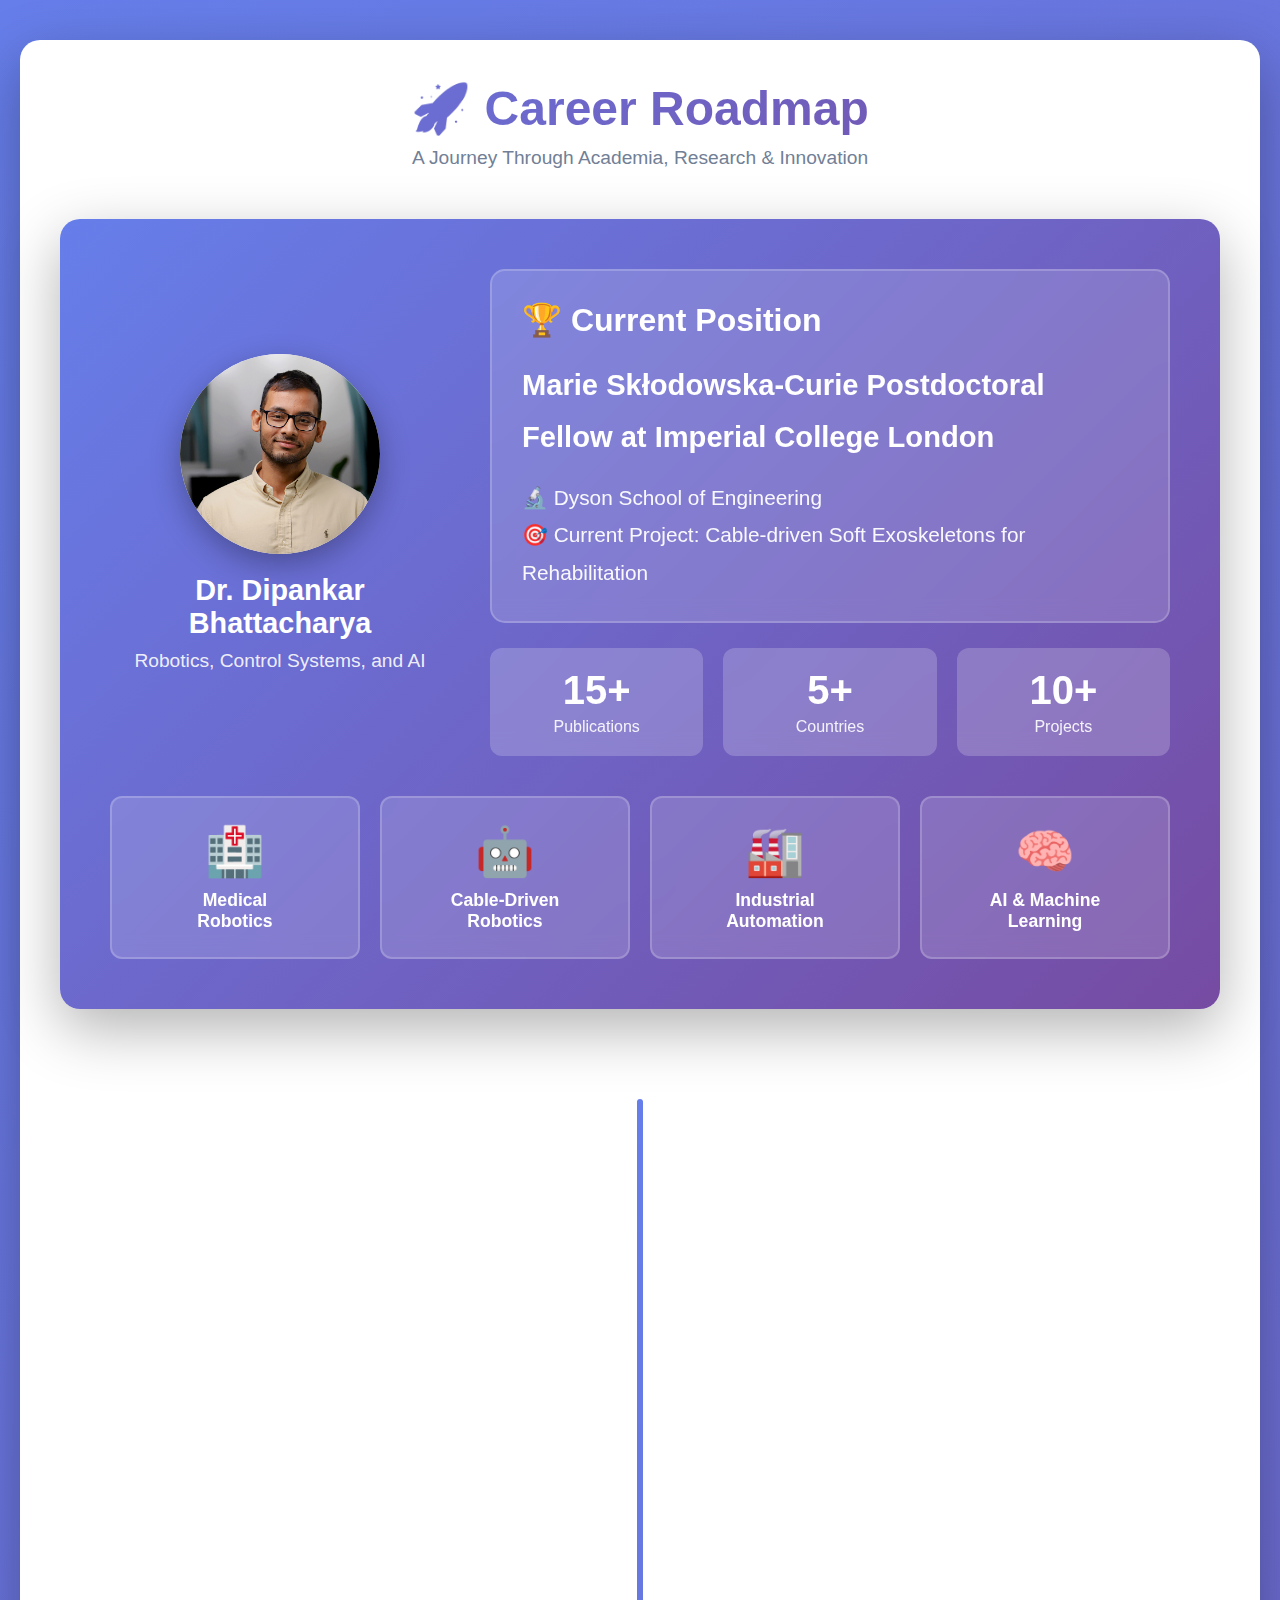
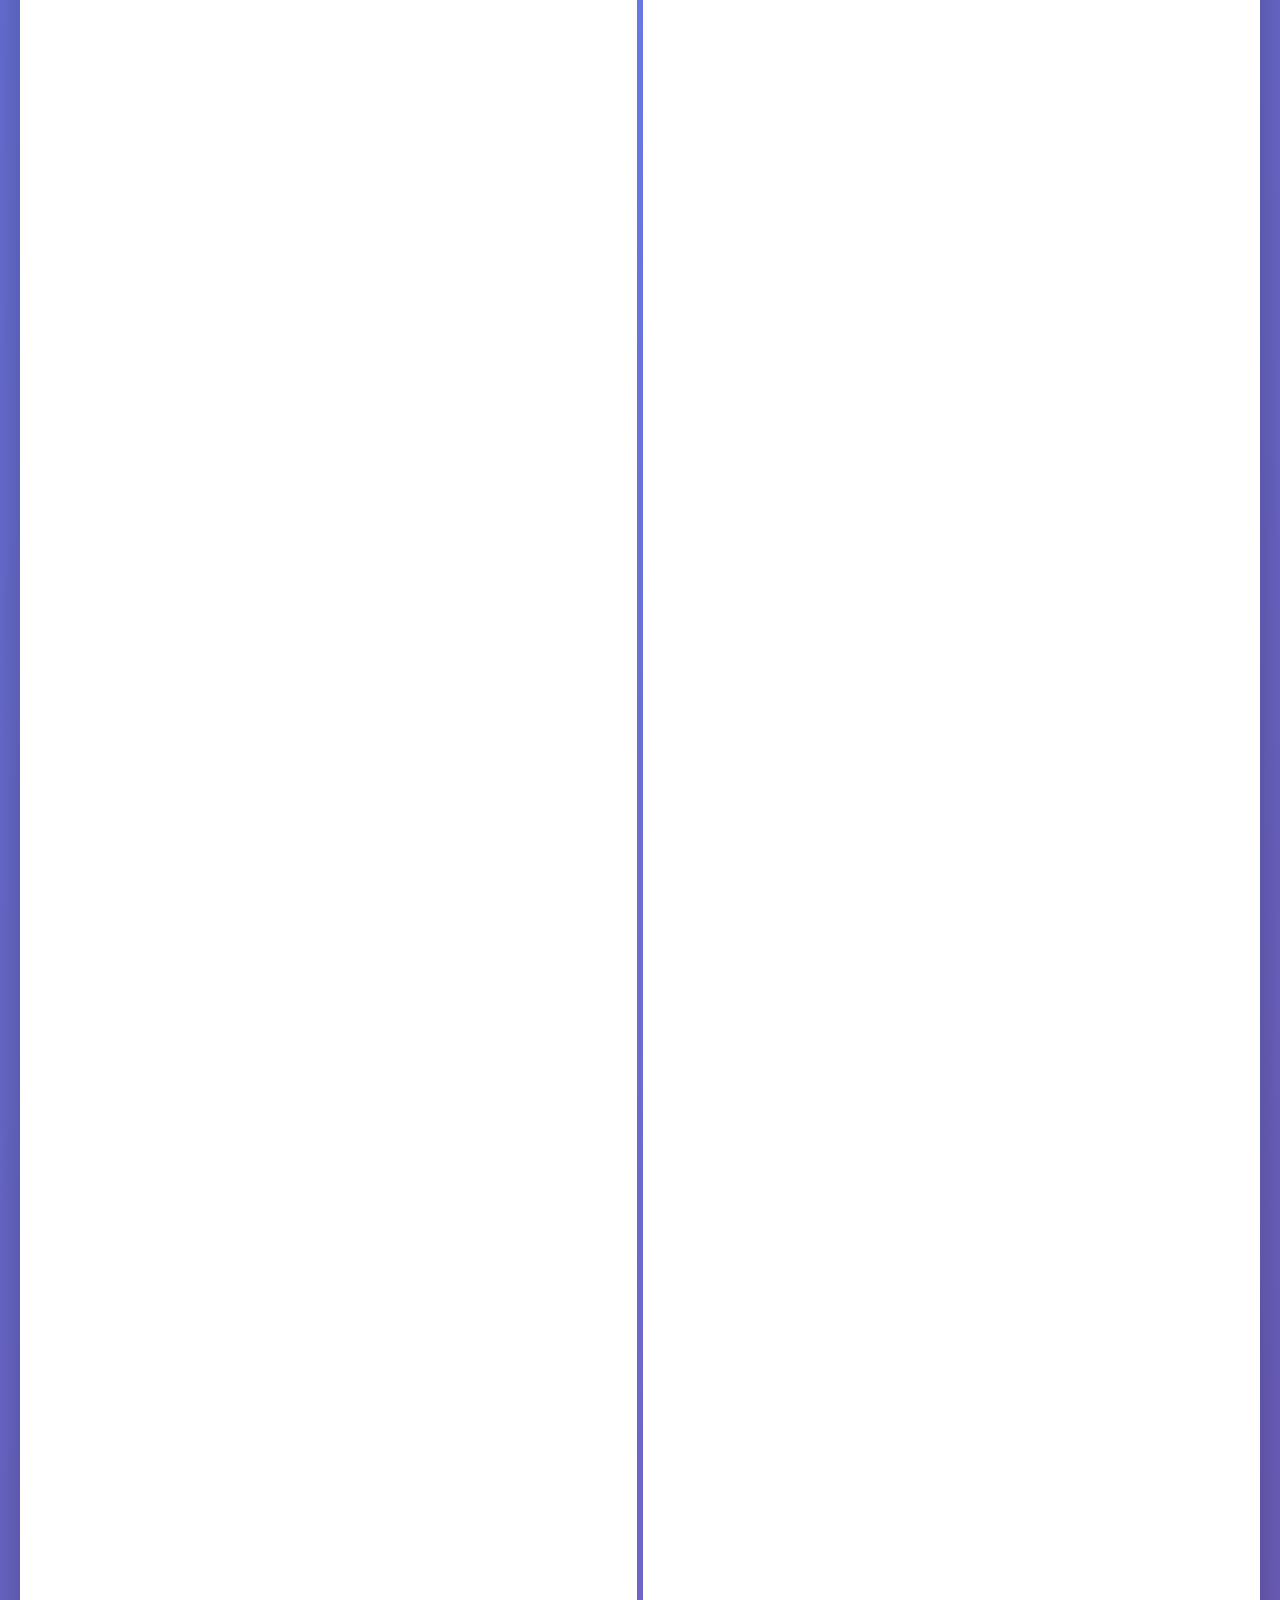
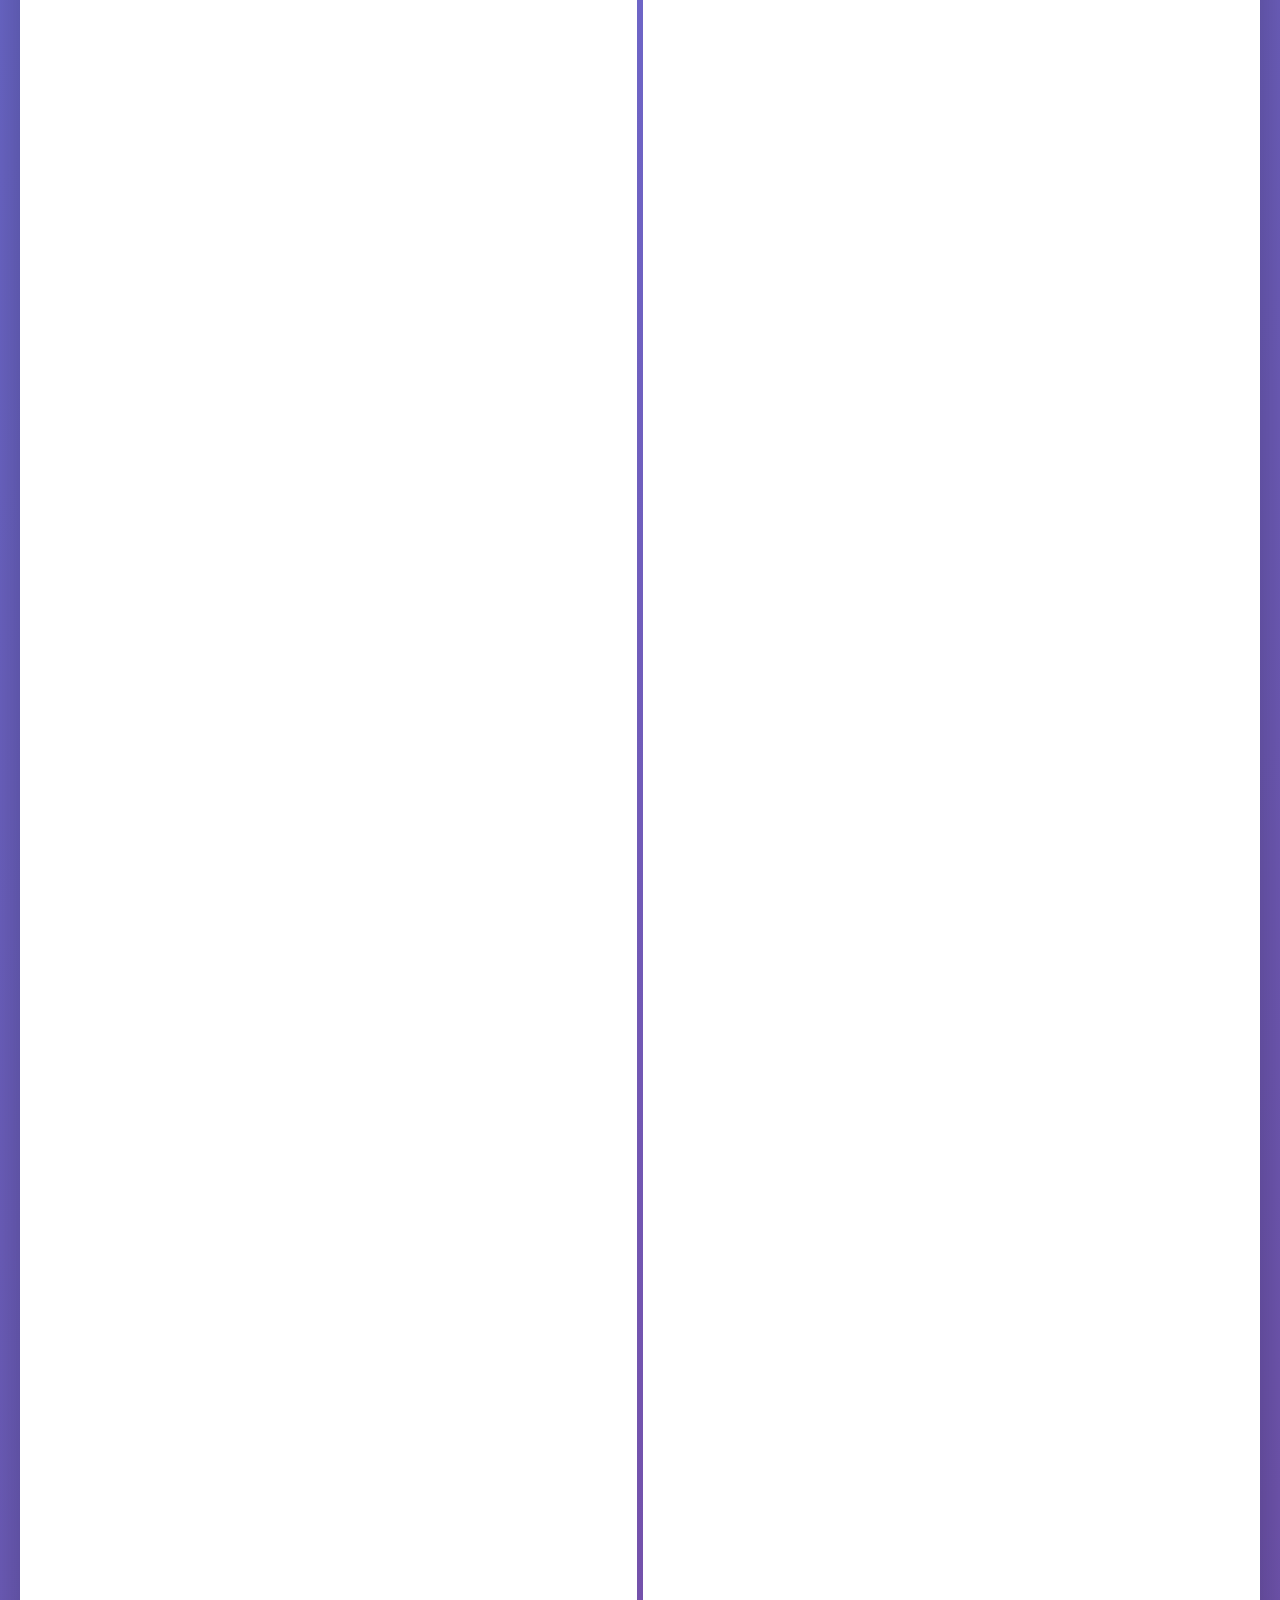
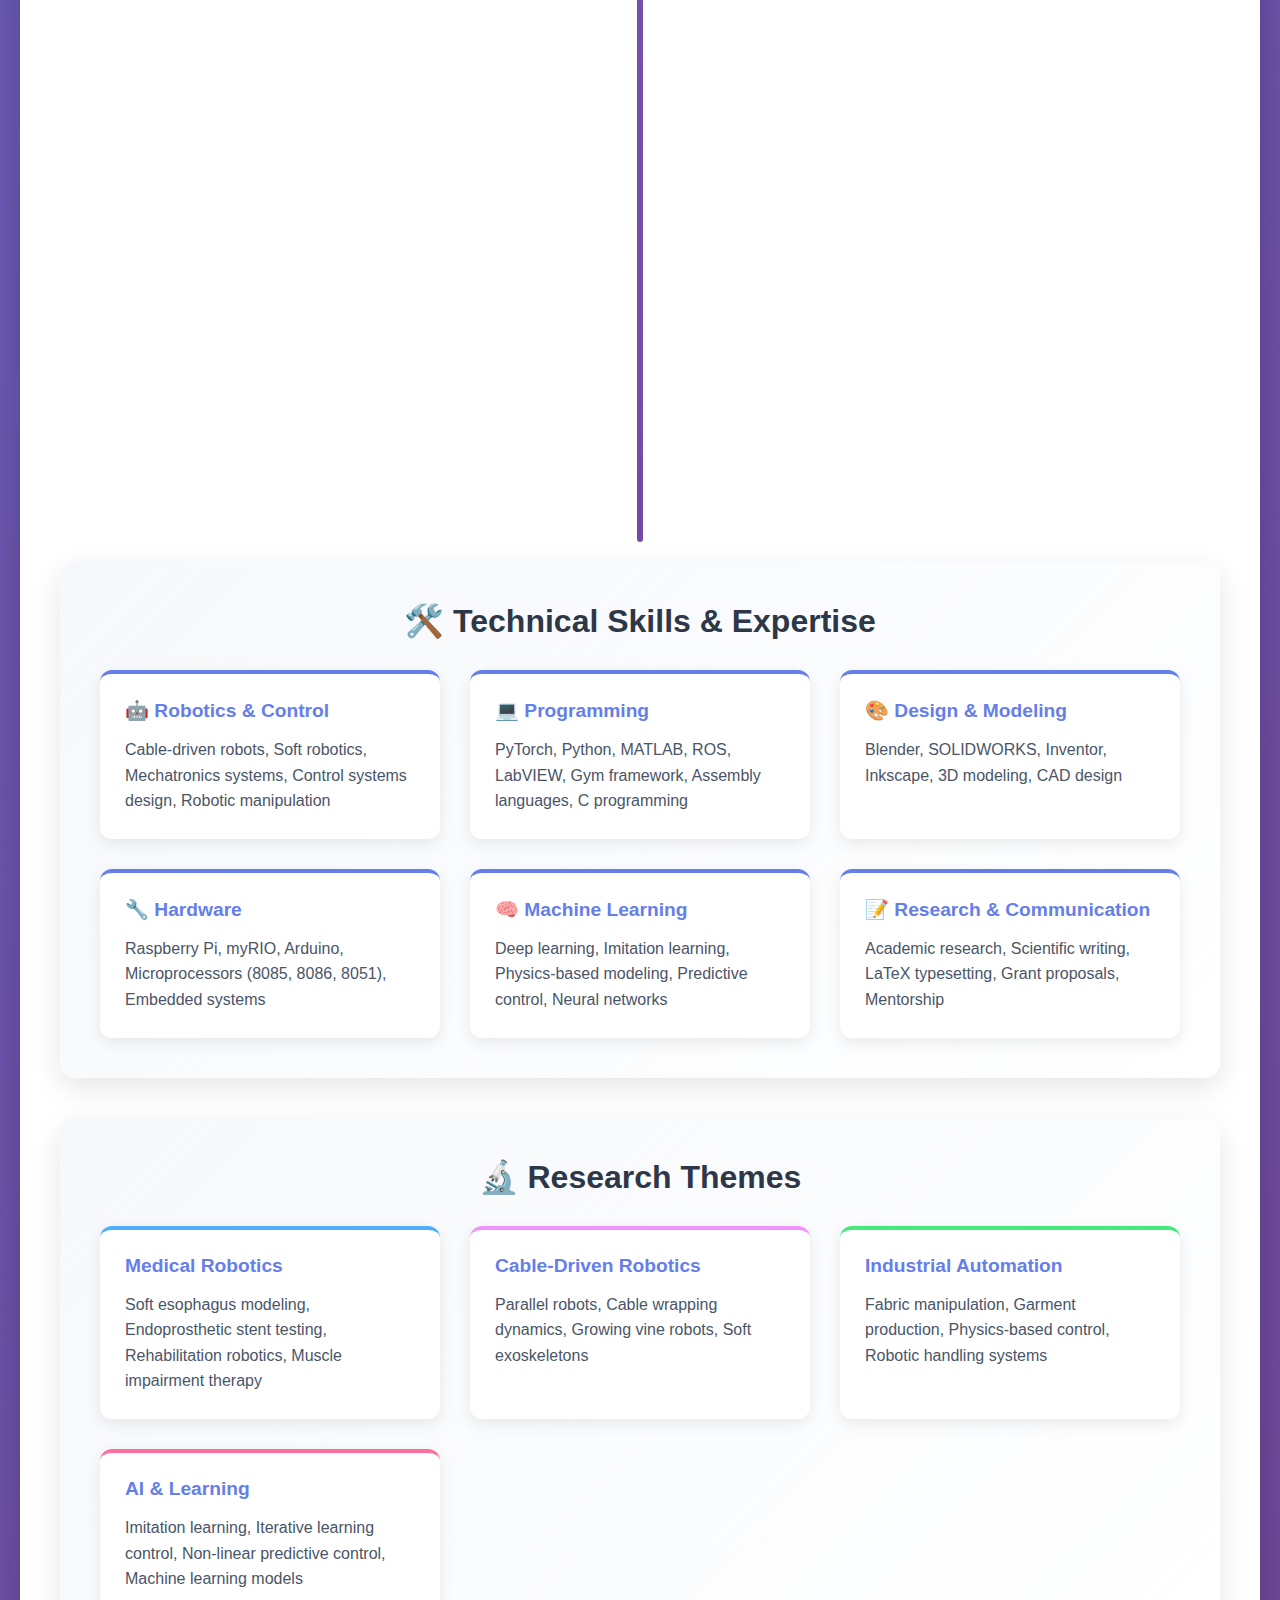
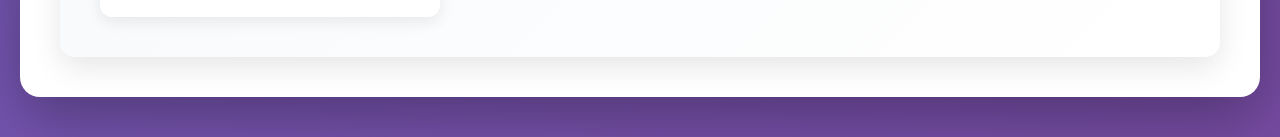
<file: career_visualizations/career_roadmap.html>
<!DOCTYPE html>
<html lang="en">
<head>
    <meta charset="UTF-8">
    <meta name="viewport" content="width=device-width, initial-scale=1.0">
    <title>Career Roadmap - Dipankar</title>
    <style>
        * {
            margin: 0;
            padding: 0;
            box-sizing: border-box;
        }
        
        body {
            font-family: 'Segoe UI', Tahoma, Geneva, Verdana, sans-serif;
            background: linear-gradient(135deg, #667eea 0%, #764ba2 100%);
            padding: 40px 20px;
            min-height: 100vh;
        }
        
        .container {
            max-width: 1400px;
            margin: 0 auto;
            background: white;
            border-radius: 20px;
            padding: 40px;
            box-shadow: 0 20px 60px rgba(0,0,0,0.3);
        }
        
        h1 {
            text-align: center;
            color: #2d3748;
            font-size: 3em;
            margin-bottom: 10px;
            background: linear-gradient(135deg, #667eea 0%, #764ba2 100%);
            -webkit-background-clip: text;
            -webkit-text-fill-color: transparent;
            background-clip: text;
        }
        
        .subtitle {
            text-align: center;
            color: #718096;
            font-size: 1.2em;
            margin-bottom: 50px;
        }
        
        .timeline {
            position: relative;
            padding: 40px 0;
        }
        
        .timeline::before {
            content: '';
            position: absolute;
            left: 50%;
            transform: translateX(-50%);
            width: 6px;
            height: 100%;
            background: linear-gradient(180deg, #667eea 0%, #764ba2 100%);
            border-radius: 3px;
        }
        
        .timeline-item {
            display: flex;
            margin-bottom: 60px;
            position: relative;
        }
        
        .timeline-item:nth-child(odd) {
            flex-direction: row;
        }
        
        .timeline-item:nth-child(even) {
            flex-direction: row-reverse;
        }
        
        .timeline-content {
            width: 45%;
            padding: 30px;
            background: linear-gradient(135deg, #f6f8fb 0%, #ffffff 100%);
            border-radius: 15px;
            box-shadow: 0 10px 30px rgba(0,0,0,0.1);
            position: relative;
            transition: transform 0.3s ease, box-shadow 0.3s ease;
        }
        
        .timeline-content:hover {
            transform: translateY(-5px);
            box-shadow: 0 15px 40px rgba(0,0,0,0.15);
        }
        
        .timeline-item:nth-child(odd) .timeline-content {
            margin-right: auto;
        }
        
        .timeline-item:nth-child(even) .timeline-content {
            margin-left: auto;
        }
        
        .timeline-icon {
            position: absolute;
            left: 50%;
            transform: translateX(-50%);
            width: 80px;
            height: 80px;
            border-radius: 50%;
            display: flex;
            align-items: center;
            justify-content: center;
            font-size: 2em;
            color: white;
            z-index: 10;
            box-shadow: 0 5px 20px rgba(0,0,0,0.2);
        }
        
        .education { background: linear-gradient(135deg, #667eea 0%, #764ba2 100%); }
        .research { background: linear-gradient(135deg, #f093fb 0%, #f5576c 100%); }
        .postdoc { background: linear-gradient(135deg, #4facfe 0%, #00f2fe 100%); }
        .senior { background: linear-gradient(135deg, #43e97b 0%, #38f9d7 100%); }
        .fellow { background: linear-gradient(135deg, #fa709a 0%, #fee140 100%); }
        
        .date {
            display: inline-block;
            background: linear-gradient(135deg, #667eea 0%, #764ba2 100%);
            color: white;
            padding: 8px 20px;
            border-radius: 20px;
            font-weight: bold;
            font-size: 0.9em;
            margin-bottom: 15px;
        }
        
        .position {
            font-size: 1.4em;
            font-weight: bold;
            color: #2d3748;
            margin-bottom: 10px;
        }
        
        .institution {
            font-size: 1.1em;
            color: #4a5568;
            margin-bottom: 15px;
            font-style: italic;
        }
        
        .project {
            background: #edf2f7;
            padding: 15px;
            border-radius: 10px;
            margin-top: 15px;
            border-left: 4px solid #667eea;
        }
        
        .project-title {
            font-weight: bold;
            color: #2d3748;
            margin-bottom: 5px;
        }
        
        .skills-section {
            margin-top: 60px;
            padding: 40px;
            background: linear-gradient(135deg, #f6f8fb 0%, #ffffff 100%);
            border-radius: 15px;
            box-shadow: 0 10px 30px rgba(0,0,0,0.1);
        }
        
        .skills-title {
            font-size: 2em;
            color: #2d3748;
            margin-bottom: 30px;
            text-align: center;
        }
        
        .skills-grid {
            display: grid;
            grid-template-columns: repeat(auto-fit, minmax(250px, 1fr));
            gap: 30px;
        }
        
        .skill-category {
            background: white;
            padding: 25px;
            border-radius: 12px;
            box-shadow: 0 5px 15px rgba(0,0,0,0.08);
            border-top: 4px solid #667eea;
        }
        
        .skill-category h3 {
            color: #667eea;
            margin-bottom: 15px;
            font-size: 1.2em;
        }
        
        .skill-category p {
            color: #4a5568;
            line-height: 1.6;
        }
        
        .stats {
            display: grid;
            grid-template-columns: repeat(auto-fit, minmax(200px, 1fr));
            gap: 20px;
            margin-top: 40px;
        }
        
        .stat-card {
            background: linear-gradient(135deg, #667eea 0%, #764ba2 100%);
            padding: 30px;
            border-radius: 15px;
            text-align: center;
            color: white;
            box-shadow: 0 10px 30px rgba(102, 126, 234, 0.3);
        }
        
        .stat-number {
            font-size: 3em;
            font-weight: bold;
            margin-bottom: 10px;
        }
        
        .stat-label {
            font-size: 1.1em;
            opacity: 0.9;
        }
        
        .icon-svg {
            width: 40px;
            height: 40px;
        }
        
        @media (max-width: 768px) {
            .timeline::before {
                left: 30px;
            }
            
            .timeline-item {
                flex-direction: column !important;
                padding-left: 70px;
            }
            
            .timeline-content {
                width: 100% !important;
                margin: 0 !important;
            }
            
            .timeline-icon {
                left: 30px;
            }
        }
    </style>
</head>
<body>
    <div class="container">
        <h1>🚀 Career Roadmap</h1>
        <p class="subtitle">A Journey Through Academia, Research & Innovation</p>
        
        <!-- Career Overview Poster -->
        <div style="background: linear-gradient(135deg, #667eea 0%, #764ba2 100%); border-radius: 20px; padding: 50px; margin-bottom: 50px; box-shadow: 0 20px 60px rgba(0,0,0,0.3);">
            <div style="display: grid; grid-template-columns: 1fr 2fr; gap: 40px; align-items: center;">
                <div style="text-align: center;">
                    <div style="width: 200px; height: 200px; margin: 0 auto; background: white; border-radius: 50%; display: flex; align-items: center; justify-content: center; box-shadow: 0 10px 30px rgba(0,0,0,0.3); overflow: hidden;">
                        <img src="photo2.jpg" alt="Dr. Dipankar Bhattacharya" style="width: 100%; height: 100%; object-fit: cover;">
                    </div>
                    <h2 style="color: white; margin-top: 20px; font-size: 1.8em;">Dr. Dipankar Bhattacharya</h2>
                    <p style="color: rgba(255,255,255,0.9); font-size: 1.2em; margin-top: 10px;">Robotics, Control Systems, and AI</p>
                </div>
                <div>
                    <div style="background: rgba(255,255,255,0.15); backdrop-filter: blur(10px); border-radius: 15px; padding: 30px; border: 2px solid rgba(255,255,255,0.2);">
                        <h3 style="color: white; font-size: 2em; margin-bottom: 20px;">🏆 Current Position</h3>
                        <div style="color: white; font-size: 1.3em; line-height: 1.8;">
                            <strong style="font-size: 1.4em; display: block; margin-bottom: 10px;">Marie Skłodowska-Curie Postdoctoral Fellow at Imperial College London</strong>
                            <div style="color: rgba(255,255,255,0.95); margin-top: 15px;">
                                🔬 Dyson School of Engineering<br>
                                🎯 Current Project: Cable-driven Soft Exoskeletons for Rehabilitation
                            </div>
                        </div>
                    </div>
                    <div style="display: grid; grid-template-columns: repeat(3, 1fr); gap: 20px; margin-top: 25px;">
                        <div style="background: rgba(255,255,255,0.2); padding: 20px; border-radius: 12px; text-align: center; backdrop-filter: blur(10px);">
                            <div style="color: white; font-size: 2.5em; font-weight: bold;">15+</div>
                            <div style="color: rgba(255,255,255,0.9); margin-top: 5px;">Publications</div>
                        </div>
                        <div style="background: rgba(255,255,255,0.2); padding: 20px; border-radius: 12px; text-align: center; backdrop-filter: blur(10px);">
                            <div style="color: white; font-size: 2.5em; font-weight: bold;">5+</div>
                            <div style="color: rgba(255,255,255,0.9); margin-top: 5px;">Countries</div>
                        </div>
                        <div style="background: rgba(255,255,255,0.2); padding: 20px; border-radius: 12px; text-align: center; backdrop-filter: blur(10px);">
                            <div style="color: white; font-size: 2.5em; font-weight: bold;">10+</div>
                            <div style="color: rgba(255,255,255,0.9); margin-top: 5px;">Projects</div>
                        </div>
                    </div>
                </div>
            </div>
            
            <!-- Research Domains -->
            <div style="margin-top: 40px; display: grid; grid-template-columns: repeat(4, 1fr); gap: 20px;">
                <div style="background: rgba(255,255,255,0.15); padding: 25px; border-radius: 12px; text-align: center; border: 2px solid rgba(255,255,255,0.2); backdrop-filter: blur(10px);">
                    <div style="font-size: 3em; margin-bottom: 10px;">🏥</div>
                    <div style="color: white; font-weight: bold; font-size: 1.1em;">Medical<br>Robotics</div>
                </div>
                <div style="background: rgba(255,255,255,0.15); padding: 25px; border-radius: 12px; text-align: center; border: 2px solid rgba(255,255,255,0.2); backdrop-filter: blur(10px);">
                    <div style="font-size: 3em; margin-bottom: 10px;">🤖</div>
                    <div style="color: white; font-weight: bold; font-size: 1.1em;">Cable-Driven<br>Robotics</div>
                </div>
                <div style="background: rgba(255,255,255,0.15); padding: 25px; border-radius: 12px; text-align: center; border: 2px solid rgba(255,255,255,0.2); backdrop-filter: blur(10px);">
                    <div style="font-size: 3em; margin-bottom: 10px;">🏭</div>
                    <div style="color: white; font-weight: bold; font-size: 1.1em;">Industrial<br>Automation</div>
                </div>
                <div style="background: rgba(255,255,255,0.15); padding: 25px; border-radius: 12px; text-align: center; border: 2px solid rgba(255,255,255,0.2); backdrop-filter: blur(10px);">
                    <div style="font-size: 3em; margin-bottom: 10px;">🧠</div>
                    <div style="color: white; font-weight: bold; font-size: 1.1em;">AI & Machine<br>Learning</div>
                </div>
            </div>
        </div>
        
        <!-- Statistics -->
        <!--
        <div class="stats">
            <div class="stat-card" style="background: linear-gradient(135deg, #fa709a 0%, #fee140 100%); transform: scale(1.05); box-shadow: 0 15px 40px rgba(250, 112, 154, 0.4);">
            <div class="stat-number">🏆</div>
            <div class="stat-label">Marie Curie Fellow</div>
            </div>
            <div class="stat-card">
            <div class="stat-number">5+</div>
            <div class="stat-label">Positions</div>
            </div>
            <div class="stat-card">
            <div class="stat-number">15+</div>
            <div class="stat-label">Journal Publications</div>
            </div>
            <div class="stat-card">
            <div class="stat-number">10+</div>
            <div class="stat-label">Research Projects</div>
            </div>
        </div>
        -->
        
        <!-- Timeline -->
        <div class="timeline">
            <!-- 2025 - Current: Marie Curie Fellow -->
            <div class="timeline-item">
                <div class="timeline-icon fellow">
                    <svg class="icon-svg" viewBox="0 0 24 24" fill="currentColor">
                        <path d="M12 2L15.09 8.26L22 9.27L17 14.14L18.18 21.02L12 17.77L5.82 21.02L7 14.14L2 9.27L8.91 8.26L12 2Z"/>
                    </svg>
                </div>
                <div class="timeline-content">
                    <span class="date">Nov 2025 - Current</span>
                    <div class="position">🏆 Marie Skłodowska-Curie Postdoctoral Fellow</div>
                    <div class="institution">Dyson School of Engineering, Imperial College London</div>
                    <div class="project">
                        <div class="project-title">CASREx Project</div>
                        Cable-driven Arm Soft Re-configurable Exoskeleton for Muscle Impairment Rehabilitation
                    </div>
                </div>
            </div>
            
            <!-- 2025: Senior Research Engineer -->
            <div class="timeline-item">
                <div class="timeline-icon senior">
                    <svg class="icon-svg" viewBox="0 0 24 24" fill="currentColor">
                        <path d="M20 6H12L10 4H4C2.9 4 2 4.9 2 6V18C2 19.1 2.9 20 4 20H20C21.1 20 22 19.1 22 18V8C22 6.9 21.1 6 20 6M14 16H6V14H14V16M18 12H6V10H18V12Z"/>
                    </svg>
                </div>
                <div class="timeline-content">
                    <span class="date">May 2025 - Oct 2025</span>
                    <div class="position">⚙️ Senior Research Engineer - Control Systems</div>
                    <div class="institution">Center for Transformative Garment Production (TransGP)</div>
                    <div class="project">
                        <div class="project-title">Key Achievements:</div>
                        • Led multidisciplinary team for fabric manipulation<br>
                        • Physics-based cloth manipulation with imitation learning<br>
                        • Developed robotic systems for fabric handling<br>
                        • Mentored 3 PhD students
                    </div>
                </div>
            </div>
            
            <!-- 2024-2025: Postdoc at TransGP -->
            <div class="timeline-item">
                <div class="timeline-icon postdoc">
                    <svg class="icon-svg" viewBox="0 0 24 24" fill="currentColor">
                        <path d="M9.4 16.6L4.8 12L3.4 13.4L9.4 19.4L21 7.8L19.6 6.4L9.4 16.6Z"/>
                    </svg>
                </div>
                <div class="timeline-content">
                    <span class="date">Jul 2024 - Apr 2025</span>
                    <div class="position">🔬 Postdoctoral Fellow</div>
                    <div class="institution">Center for Transformative Garment Production (TransGP)</div>
                    <div class="project">
                        <div class="project-title">Research Focus:</div>
                        Advanced robotics for textile industry transformation
                    </div>
                </div>
            </div>
            
            <!-- 2024-2025: Visiting Research Associate -->
            <div class="timeline-item">
                <div class="timeline-icon postdoc">
                    <svg class="icon-svg" viewBox="0 0 24 24" fill="currentColor">
                        <path d="M12 2C8.13 2 5 5.13 5 9C5 14.25 12 22 12 22S19 14.25 19 9C19 5.13 15.87 2 12 2M12 11.5C10.62 11.5 9.5 10.38 9.5 9S10.62 6.5 12 6.5 14.5 7.62 14.5 9 13.38 11.5 12 11.5Z"/>
                    </svg>
                </div>
                <div class="timeline-content">
                    <span class="date">Jul 2024 - Oct 2025</span>
                    <div class="position">🌏 Visiting Research Associate</div>
                    <div class="institution">Dept. of Electrical & Electronic Engineering, Hong Kong University (HKU)</div>
                </div>
            </div>
            
            <!-- 2021-2024: Postdoc at CUHK -->
            <div class="timeline-item">
                <div class="timeline-icon postdoc">
                    <svg class="icon-svg" viewBox="0 0 24 24" fill="currentColor">
                        <path d="M12 3L1 9L5 11.18V17.18L12 21L19 17.18V11.18L21 10.09V17H23V9L12 3M18.82 9L12 12.72L5.18 9L12 5.28L18.82 9M17 15.99L12 18.72L7 15.99V12.27L12 15L17 12.27V15.99Z"/>
                    </svg>
                </div>
                <div class="timeline-content">
                    <span class="date">Mar 2021 - Jun 2024</span>
                    <div class="position">🔬 Postdoctoral Fellow</div>
                    <div class="institution">Dept. of Mechanical & Automation, Chinese University of Hong Kong</div>
                    <div class="project">
                        <div class="project-title">Research Projects:</div>
                        1. Modeling and control of cable-driven robots with cable wrapping<br>
                        2. Design of cable-driven growing vine robot for ceiling inspections<br><br>
                        • Published journal in IEEE Transactions in Control Systems Technology<br>
                        • Mentored 2 PhD students<br>
                        • Lectured MAEG5090 Topics in Robotics
                    </div>
                </div>
            </div>
            
            <!-- 2021-2022: Visiting Fellow -->
            <div class="timeline-item">
                <div class="timeline-icon postdoc">
                    <svg class="icon-svg" viewBox="0 0 24 24" fill="currentColor">
                        <path d="M18 15H16V17H18M18 11H16V13H18M20 19H12V17H14V15H12V13H14V11H12V9H20M10 7H8V5H10M10 11H8V9H10M10 15H8V13H10M10 19H8V17H10M6 7H4V5H6M6 11H4V9H6M6 15H4V13H6M6 19H4V17H6M12 7V3H2V21H22V7H12Z"/>
                    </svg>
                </div>
                <div class="timeline-content">
                    <span class="date">Oct 2021 - Jan 2022</span>
                    <div class="position">🇫🇷 Visiting Postdoctoral Fellow</div>
                    <div class="institution">LS2N, École Centrale de Nantes</div>
                    <div class="project">
                        <div class="project-title">Project:</div>
                        Deriving kinematics of cable-driven parallel robot (CDPR) using vision-based cable pulley angle measurements.
                    </div>
                </div>
            </div>
            
            <!-- 2016-2021: PhD -->
            <div class="timeline-item">
                <div class="timeline-icon education">
                    <svg class="icon-svg" viewBox="0 0 24 24" fill="currentColor">
                        <path d="M12 3L1 9L12 15L21 10.09V17H23V9M5 13.18V17.18L12 21L19 17.18V13.18L12 17L5 13.18Z"/>
                    </svg>
                </div>
                <div class="timeline-content">
                    <span class="date">Aug 2016 - Apr 2021</span>
                    <div class="position">🎓 Ph.D. in Mechatronics Engineering</div>
                    <div class="institution">The University of Auckland, New Zealand</div>
                    <div class="project">
                        <div class="project-title">Thesis:</div>
                        Robotic Soft Esophagus Design, Modelling, and Control for Endoprosthetic Stent Testing and Food Swallow Investigation
                    </div>
                </div>
            </div>
            
            <!-- 2017-2020: Teaching Assistant -->
            <div class="timeline-item">
                <div class="timeline-icon research">
                    <svg class="icon-svg" viewBox="0 0 24 24" fill="currentColor">
                        <path d="M12 3L1 9L5 11.18V17.18L12 21L19 17.18V11.18L21 10.09V17H23V9L12 3M18.82 9L12 12.72L5.18 9L12 5.28L18.82 9M17 16L12 18.72L7 16V12.27L12 15L17 12.27V16Z"/>
                    </svg>
                </div>
                <div class="timeline-content">
                    <span class="date">2017 - 2020</span>
                    <div class="position">👨‍🏫 Graduate Teaching Assistant</div>
                    <div class="institution">The University of Auckland</div>
                    <div class="project">
                        <div class="project-title">Courses:</div>
                        • MECHENG 706: Mechatronics Design<br>
                        • MECHENG 306: Sensing & Actuating Systems<br>
                        • ENGGEN 115: Engineering Design<br>
                        • ENGGEN 131: Engineering Computation
                    </div>
                </div>
            </div>
            
            <!-- 2018-2019: Research Assistant -->
            <div class="timeline-item">
                <div class="timeline-icon research">
                    <svg class="icon-svg" viewBox="0 0 24 24" fill="currentColor">
                        <path d="M13 13V19H11V13H13M13 5V11H11V5H13M12 2C6.5 2 2 6.5 2 12S6.5 22 12 22 22 17.5 22 12 17.5 2 12 2M12 20C7.59 20 4 16.41 4 12S7.59 4 12 4 20 7.59 20 12 16.41 20 12 20Z"/>
                    </svg>
                </div>
                <div class="timeline-content">
                    <span class="date">Jan 2018 - Jan 2019</span>
                    <div class="position">🔬 Research Assistant</div>
                    <div class="institution">The University of Auckland</div>
                    <div class="project">
                        <div class="project-title">Project:</div>
                        Medical device research on esophageal stents and soft robotics
                    </div>
                </div>
            </div>
            
            <!-- 2013-2016: Lecturer -->
            <div class="timeline-item">
                <div class="timeline-icon research">
                    <svg class="icon-svg" viewBox="0 0 24 24" fill="currentColor">
                        <path d="M17.5 12C19.43 12 21 13.57 21 15.5C21 16.38 20.75 17.21 20.31 17.9L23.39 21L22 22.39L18.88 19.32C18.19 19.75 17.37 20 16.5 20C14.57 20 13 18.43 13 16.5C13 14.57 14.57 13 16.5 13C16.83 13 17.15 13.05 17.45 13.13L19.59 10.98L21 12.39L18.87 14.54C19.25 15 19.5 15.73 19.5 16.5C19.5 17.88 18.38 19 17 19C15.62 19 14.5 17.88 14.5 16.5C14.5 15.12 15.62 14 17 14C17.28 14 17.54 14.06 17.78 14.15L19 12.93L17.5 12M10 2C10 2 4 4.25 4 8.5V14.5C4 16.43 5.57 18 7.5 18H8V21L12 19L16 21V18H16.5C17.7 18 18.74 17.34 19.32 16.39L17.5 14.57C17.37 14.85 17.07 15 16.75 15H7.5C7.22 15 7 14.78 7 14.5V8.5C7 5.82 9.86 4.26 10 4.18V2Z"/>
                    </svg>
                </div>
                <div class="timeline-content">
                    <span class="date">Jul 2013 - Jun 2016</span>
                    <div class="position">👨‍🏫 Lecturer (Assistant Professor Grade-1)</div>
                    <div class="institution">Galgotia's University, School of EEECE</div>
                    <p style="margin-top: 15px; color: #4a5568;">Teaching and curriculum development in electrical engineering</p>
                </div>
            </div>
            
            <!-- 2011-2013: M.Tech -->
            <div class="timeline-item">
                <div class="timeline-icon education">
                    <svg class="icon-svg" viewBox="0 0 24 24" fill="currentColor">
                        <path d="M12 3L1 9L12 15L21 10.09V17H23V9M5 13.18V17.18L12 21L19 17.18V13.18L12 17L5 13.18Z"/>
                    </svg>
                </div>
                <div class="timeline-content">
                    <span class="date">Jul 2011 - Jul 2013</span>
                    <div class="position">🎓 M.Tech in Systems and Control</div>
                    <div class="institution">Indian Institute of Technology (IIT)</div>
                    <div class="project">
                        <div class="project-title">Dissertation:</div>
                        Non-Linear Predictive Control Model using Relevance Vector Machine<br>
                        <strong>GPA: 8.4/10.0</strong>
                    </div>
                </div>
            </div>
            
            <!-- 2004-2010: B.Tech -->
            <div class="timeline-item">
                <div class="timeline-icon education">
                    <svg class="icon-svg" viewBox="0 0 24 24" fill="currentColor">
                        <path d="M12 3L1 9L12 15L21 10.09V17H23V9M5 13.18V17.18L12 21L19 17.18V13.18L12 17L5 13.18Z"/>
                    </svg>
                </div>
                <div class="timeline-content">
                    <span class="date">Jul 2004 - Jun 2010</span>
                    <div class="position">🎓 B.Tech in Electronics and Communication Engineering</div>
                    <div class="institution">North Eastern Regional Institute of Science and Technology (NERIST)</div>
                    <div class="project">
                        <div class="project-title">Project:</div>
                        Design and Synthesis of a Sixth Order Tow Thomas Bi-quad filter<br>
                        <strong>GPA: 9.1/10.0</strong>
                    </div>
                </div>
            </div>
        </div>
        
        <!-- Skills Section -->
        <div class="skills-section">
            <h2 class="skills-title">🛠️ Technical Skills & Expertise</h2>
            <div class="skills-grid">
                <div class="skill-category">
                    <h3>🤖 Robotics & Control</h3>
                    <p>Cable-driven robots, Soft robotics, Mechatronics systems, Control systems design, Robotic manipulation</p>
                </div>
                <div class="skill-category">
                    <h3>💻 Programming</h3>
                    <p>PyTorch, Python, MATLAB, ROS, LabVIEW, Gym framework, Assembly languages, C programming</p>
                </div>
                <div class="skill-category">
                    <h3>🎨 Design & Modeling</h3>
                    <p>Blender, SOLIDWORKS, Inventor, Inkscape, 3D modeling, CAD design</p>
                </div>
                <div class="skill-category">
                    <h3>🔧 Hardware</h3>
                    <p>Raspberry Pi, myRIO, Arduino, Microprocessors (8085, 8086, 8051), Embedded systems</p>
                </div>
                <div class="skill-category">
                    <h3>🧠 Machine Learning</h3>
                    <p>Deep learning, Imitation learning, Physics-based modeling, Predictive control, Neural networks</p>
                </div>
                <div class="skill-category">
                    <h3>📝 Research & Communication</h3>
                    <p>Academic research, Scientific writing, LaTeX typesetting, Grant proposals, Mentorship</p>
                </div>
            </div>
        </div>
        
        <!-- Research Themes -->
        <div class="skills-section" style="margin-top: 40px;">
            <h2 class="skills-title">🔬 Research Themes</h2>
            <div class="skills-grid">
                <div class="skill-category" style="border-top-color: #4facfe;">
                    <h3>Medical Robotics</h3>
                    <p>Soft esophagus modeling, Endoprosthetic stent testing, Rehabilitation robotics, Muscle impairment therapy</p>
                </div>
                <div class="skill-category" style="border-top-color: #f093fb;">
                    <h3>Cable-Driven Robotics</h3>
                    <p>Parallel robots, Cable wrapping dynamics, Growing vine robots, Soft exoskeletons</p>
                </div>
                <div class="skill-category" style="border-top-color: #43e97b;">
                    <h3>Industrial Automation</h3>
                    <p>Fabric manipulation, Garment production, Physics-based control, Robotic handling systems</p>
                </div>
                <div class="skill-category" style="border-top-color: #fa709a;">
                    <h3>AI & Learning</h3>
                    <p>Imitation learning, Iterative learning control, Non-linear predictive control, Machine learning models</p>
                </div>
            </div>
        </div>
    </div>
    
    <script>
        // Add smooth scroll animation on load
        document.addEventListener('DOMContentLoaded', function() {
            const items = document.querySelectorAll('.timeline-item');
            
            const observer = new IntersectionObserver((entries) => {
                entries.forEach(entry => {
                    if (entry.isIntersecting) {
                        entry.target.style.opacity = '1';
                        entry.target.style.transform = 'translateY(0)';
                    }
                });
            }, { threshold: 0.1 });
            
            items.forEach(item => {
                item.style.opacity = '0';
                item.style.transform = 'translateY(20px)';
                item.style.transition = 'opacity 0.6s ease, transform 0.6s ease';
                observer.observe(item);
            });
        });
    </script>
</body>
</html>
</file>
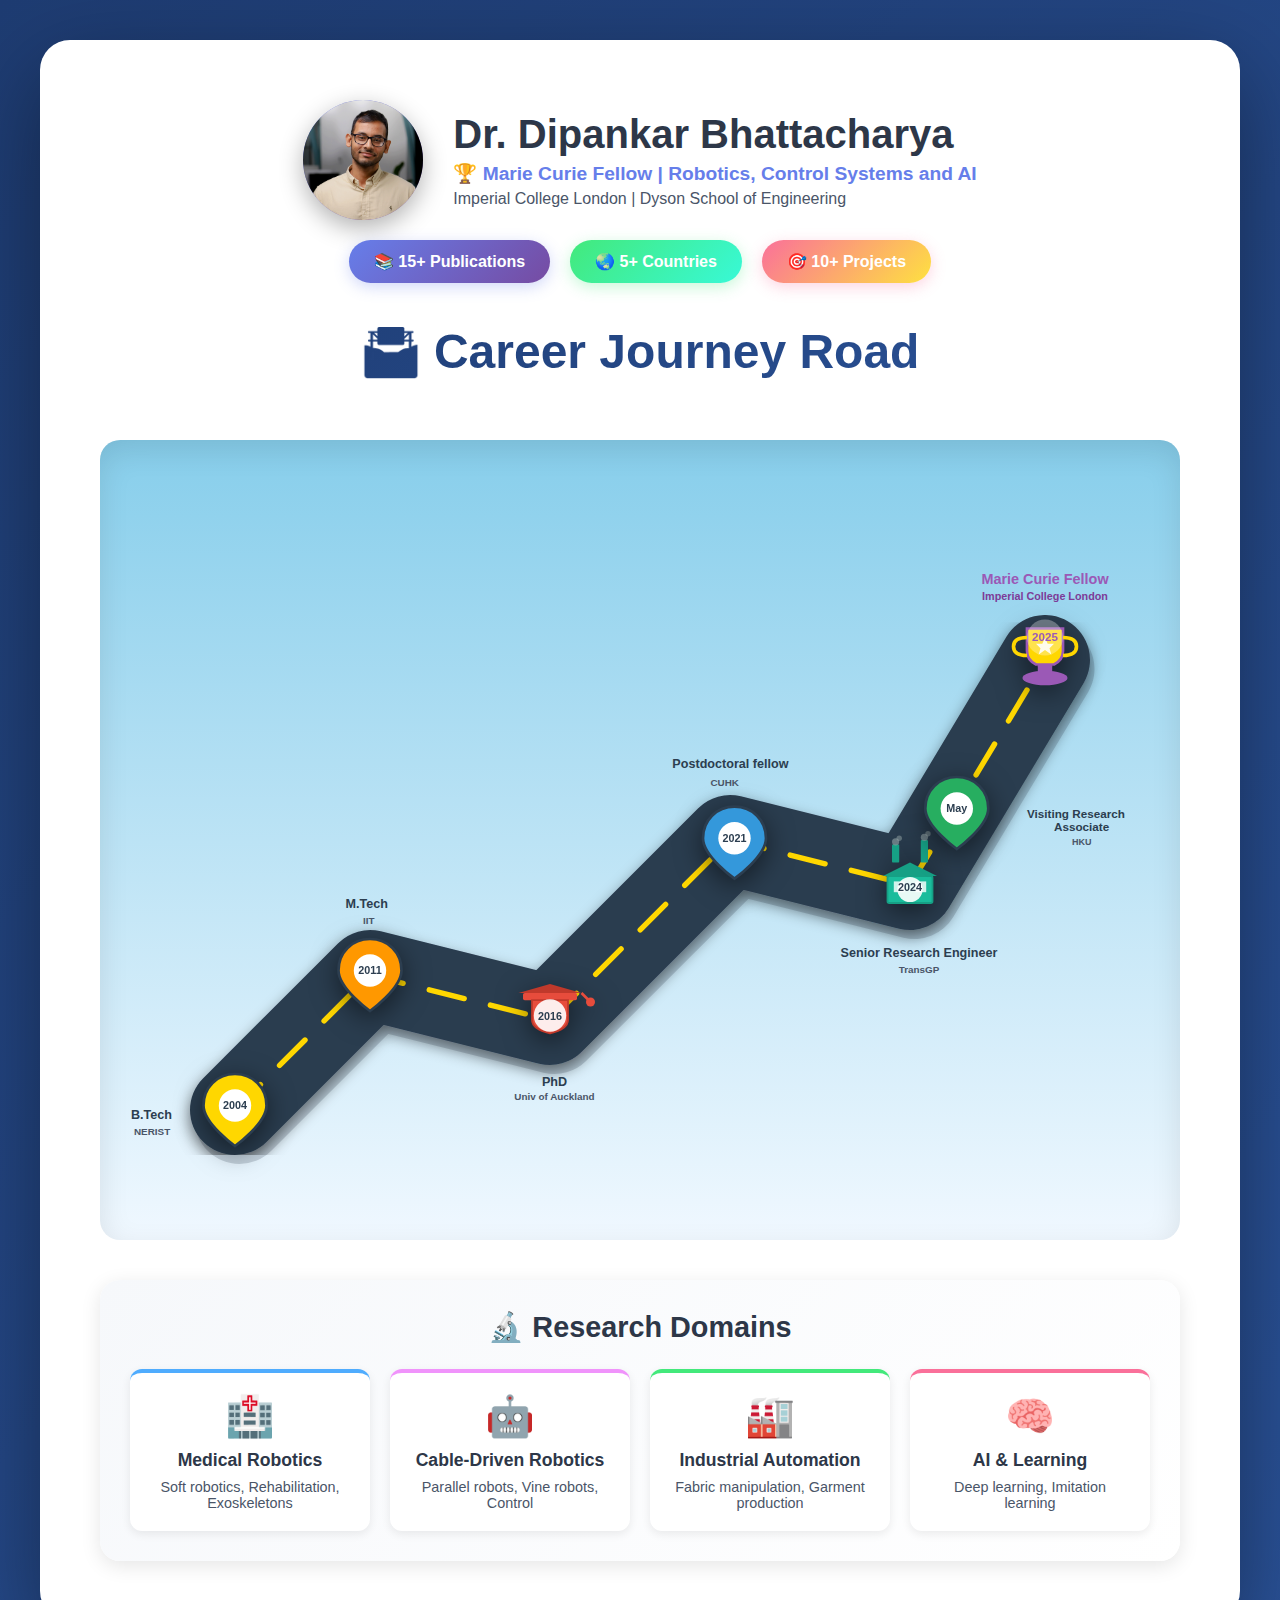
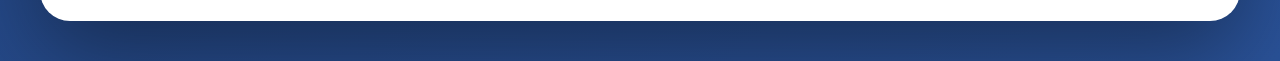
<file: career_visualizations/career_roadmap_zigzag.html>
<!DOCTYPE html>
<html lang="en">
<head>
    <meta charset="UTF-8">
    <meta name="viewport" content="width=device-width, initial-scale=1.0">
    <title>Career Journey - Zigzag Road</title>
    <style>
        * {
            margin: 0;
            padding: 0;
            box-sizing: border-box;
        }
        
        body {
            font-family: 'Segoe UI', Tahoma, Geneva, Verdana, sans-serif;
            background: linear-gradient(135deg, #1e3c72 0%, #2a5298 100%);
            min-height: 100vh;
            display: flex;
            align-items: center;
            justify-content: center;
            padding: 40px;
            overflow: auto;
        }
        
        .container {
            width: 100%;
            max-width: 1400px;
            background: white;
            border-radius: 30px;
            padding: 60px;
            box-shadow: 0 30px 90px rgba(0,0,0,0.4);
        }
        
        h1 {
            text-align: center;
            font-size: 3em;
            background: linear-gradient(135deg, #1e3c72 0%, #2a5298 100%);
            -webkit-background-clip: text;
            -webkit-text-fill-color: transparent;
            background-clip: text;
            margin-bottom: 60px;
        }
        
        .road-container {
            position: relative;
            width: 100%;
            height: 800px;
            background: linear-gradient(to bottom, #87ceeb 0%, #f0f8ff 100%);
            border-radius: 20px;
            overflow: hidden;
            box-shadow: inset 0 10px 30px rgba(0,0,0,0.1);
        }
        
        svg {
            width: 100%;
            height: 100%;
        }
        
        .road-segment {
            fill: none;
            stroke: #2c3e50;
            stroke-width: 100;
            stroke-linecap: round;
            stroke-linejoin: round;
        }
        
        .road-edge {
            fill: none;
            stroke: #d3d3d3;
            stroke-width: 8;
            stroke-linecap: round;
            stroke-linejoin: round;
        }
        
        .center-line {
            fill: none;
            stroke: #ffd700;
            stroke-width: 6;
            stroke-dasharray: 40, 30;
            stroke-linecap: round;
        }
        
        .milestone-pin {
            cursor: pointer;
            transition: transform 0.3s ease;
        }
        
        .milestone-pin:hover {
            transform: scale(1.2);
        }
        
        .pin-shadow {
            filter: drop-shadow(0 8px 15px rgba(0,0,0,0.5));
        }
        
        /* Map pin style - teardrop shape */
        .location-pin {
            cursor: pointer;
            transition: transform 0.3s ease;
        }
        
        .location-pin:hover {
            transform: scale(1.15);
        }
        
        .pin-outer {
            fill: #ffd700;
            stroke: #2c3e50;
            stroke-width: 3;
        }
        
        .pin-inner-circle {
            fill: white;
            stroke: none;
        }
        
        .pin-inner {
            fill: #667eea;
        }
        
        .pin-tip {
            fill: #2c3e50;
        }
        
        .milestone-label {
            font-size: 16px;
            font-weight: bold;
            fill: #2c3e50;
            text-anchor: middle;
            pointer-events: none;
        }
        
        .milestone-year {
            font-size: 14px;
            font-weight: 600;
            fill: #667eea;
            text-anchor: middle;
            pointer-events: none;
        }
        
        /* Different colors for different milestones */
        .milestone-pin:nth-child(1) .pin-inner { fill: #43e97b; }
        .milestone-pin:nth-child(2) .pin-inner { fill: #38f9d7; }
        .milestone-pin:nth-child(3) .pin-inner { fill: #fa709a; }
        .milestone-pin:nth-child(4) .pin-inner { fill: #fee140; }
        .milestone-pin:nth-child(5) .pin-inner { fill: #f093fb; }
        
        @keyframes float {
            0%, 100% { transform: translateY(0); }
            50% { transform: translateY(-10px); }
        }
        
        .milestone-pin {
            animation: float 3s ease-in-out infinite;
        }
        
        .milestone-pin:nth-child(2) { animation-delay: 0.5s; }
        .milestone-pin:nth-child(3) { animation-delay: 1s; }
        .milestone-pin:nth-child(4) { animation-delay: 1.5s; }
        .milestone-pin:nth-child(5) { animation-delay: 2s; }
    </style>
</head>
<body>
    <div class="container">
        <!-- Header with name and title -->
        <div style="text-align: center; margin-bottom: 40px;">
            <div style="display: flex; align-items: center; justify-content: center; gap: 30px; margin-bottom: 20px;">
                <div style="width: 120px; height: 120px; background: linear-gradient(135deg, #667eea 0%, #764ba2 100%); border-radius: 50%; display: flex; align-items: center; justify-content: center; box-shadow: 0 8px 25px rgba(0,0,0,0.3); overflow: hidden;">
                    <img src="photo2.jpg" alt="Dr. Dipankar Bhattacharya" style="width: 100%; height: 100%; object-fit: cover;">
                </div>
                <div style="text-align: left;">
                    <h2 style="font-size: 2.5em; color: #2d3748; margin-bottom: 5px;">Dr. Dipankar Bhattacharya</h2>
                    <p style="font-size: 1.2em; color: #667eea; font-weight: 600;">🏆 Marie Curie Fellow | Robotics, Control Systems and AI</p>
                    <p style="font-size: 1em; color: #4a5568; margin-top: 5px;">Imperial College London | Dyson School of Engineering</p>
                </div>
            </div>
            <div style="display: flex; justify-content: center; gap: 20px; margin-top: 20px;">
                <div style="background: linear-gradient(135deg, #667eea 0%, #764ba2 100%); color: white; padding: 12px 25px; border-radius: 25px; font-weight: bold; box-shadow: 0 4px 15px rgba(102, 126, 234, 0.3);">
                    📚 15+ Publications
                </div>
                <div style="background: linear-gradient(135deg, #43e97b 0%, #38f9d7 100%); color: white; padding: 12px 25px; border-radius: 25px; font-weight: bold; box-shadow: 0 4px 15px rgba(67, 233, 123, 0.3);">
                    🌏 5+ Countries
                </div>
                <div style="background: linear-gradient(135deg, #fa709a 0%, #fee140 100%); color: white; padding: 12px 25px; border-radius: 25px; font-weight: bold; box-shadow: 0 4px 15px rgba(250, 112, 154, 0.3);">
                    🎯 10+ Projects
                </div>
            </div>
        </div>
        
        <h1>🛣️ Career Journey Road</h1>
        
        <div class="road-container">
            <svg viewBox="0 0 1200 800" preserveAspectRatio="xMidYMid meet">
                <!-- Define gradient for road -->
                <defs>
                    <linearGradient id="roadGradient" x1="0%" y1="0%" x2="0%" y2="100%">
                        <stop offset="0%" style="stop-color:#34495e;stop-opacity:1" />
                        <stop offset="100%" style="stop-color:#2c3e50;stop-opacity:1" />
                    </linearGradient>
                    
                    <filter id="roadShadow">
                        <feGaussianBlur in="SourceAlpha" stdDeviation="8"/>
                        <feOffset dx="0" dy="8" result="offsetblur"/>
                        <feComponentTransfer>
                            <feFuncA type="linear" slope="0.5"/>
                        </feComponentTransfer>
                        <feMerge>
                            <feMergeNode/>
                            <feMergeNode in="SourceGraphic"/>
                        </feMerge>
                    </filter>
                </defs>
                
                <!-- Road shadow -->
                <path class="road-segment" 
                      d="M 150,700 L 300,550 L 500,600 L 700,400 L 900,450 L 1050,200" 
                      stroke="#000" 
                      opacity="0.2" 
                      transform="translate(5, 10)" />
                
                <!-- Main road -->
                <path class="road-segment" 
                      d="M 150,700 L 300,550 L 500,600 L 700,400 L 900,450 L 1050,200" 
                      stroke="url(#roadGradient)" 
                      filter="url(#roadShadow)" />
                
                
                
                <!-- Center yellow dashed line -->
                <path class="center-line" 
                      d="M 150,700 L 300,550 L 500,600 L 700,400 L 900,450 L 1050,200" />
                
                <!-- Location Pin 1: Start (Yellow) -->
                <g class="location-pin pin-shadow" transform="translate(150, 710)">
                    <path class="pin-outer" d="M 0,-50 C -20,-50 -35,-35 -35,-15 C -35,5 0,30 0,30 C 0,30 35,5 35,-15 C 35,-35 20,-50 0,-50 Z"/>
                    <circle class="pin-inner-circle" cx="0" cy="-15" r="18"/>
                    <text class="milestone-year" x="0" y="-11" style="font-size: 12px; fill: #2c3e50;">2004</text>
                </g>
                <text class="milestone-label" x="80" y="710" style="text-anchor: end; font-size: 14px;">B.Tech</text>
                <text class="milestone-label" x="78" y="728" style="text-anchor: end; font-size: 11px; fill: #4a5568;">NERIST</text>
                
                <!-- Location Pin 2: First Turn (Orange) -->
                <g class="location-pin pin-shadow" transform="translate(300, 560)">
                    <path class="pin-outer" d="M 0,-50 C -20,-50 -35,-35 -35,-15 C -35,5 0,30 0,30 C 0,30 35,5 35,-15 C 35,-35 20,-50 0,-50 Z" style="fill: #ff9800;"/>
                    <circle class="pin-inner-circle" cx="0" cy="-15" r="18"/>
                    <text class="milestone-year" x="0" y="-11" style="font-size: 12px; fill: #2c3e50;">2011</text>
                </g>
                <text class="milestone-label" x="320" y="475" style="text-anchor: end; font-size: 14px;">M.Tech</text>
                <text class="milestone-label" x="305" y="493" style="text-anchor: end; font-size: 11px; fill: #4a5568;">IIT</text>
                
                <!-- Graduation Cap Icon: PhD (Red) -->
                <g class="location-pin pin-shadow" transform="translate(500, 615)">
                    <!-- Mortarboard base -->
                    <rect x="-30" y="-45" width="60" height="8" fill="#e74c3c" rx="2"/>
                    <!-- Mortarboard top -->
                    <path d="M -35,-45 L 0,-55 L 35,-45 Z" fill="#c0392b"/>
                    <!-- Cap body -->
                    <path d="M -20,-37 L -20,-15 Q -20,-5 0,0 Q 20,-5 20,-15 L 20,-37 Z" fill="#e74c3c" stroke="#c0392b" stroke-width="2"/>
                    <!-- Tassel -->
                    <line x1="35" y1="-45" x2="45" y2="-35" stroke="#e74c3c" stroke-width="3"/>
                    <circle cx="45" cy="-35" r="5" fill="#e74c3c"/>
                    <!-- Year label -->
                    <circle cx="0" cy="-20" r="18" fill="white" opacity="0.9"/>
                    <text x="0" y="-15" text-anchor="middle" font-size="12px" font-weight="bold" fill="#2c3e50">2016</text>
                </g>
                <text class="milestone-label" x="505" y="673" style="font-size: 14px;">PhD</text>
                <text class="milestone-label" x="505" y="689" style="font-size: 11px; fill: #4a5568;">Univ of Auckland</text>
                
                <!-- Location Pin 4: Upper Turn (Blue) -->
                <g class="location-pin pin-shadow" transform="translate(705, 413)">
                    <path class="pin-outer" d="M 0,-50 C -20,-50 -35,-35 -35,-15 C -35,5 0,30 0,30 C 0,30 35,5 35,-15 C 35,-35 20,-50 0,-50 Z" style="fill: #3498db;"/>
                    <circle class="pin-inner-circle" cx="0" cy="-15" r="18"/>
                    <text class="milestone-year" x="0" y="-11" style="font-size: 12px; fill: #2c3e50;">2021</text>
                </g>
                <text class="milestone-label" x="765" y="320" style="text-anchor: end; font-size: 14px;">Postdoctoral fellow</text>
                <text class="milestone-label" x="710" y="340" style="text-anchor: end; font-size: 11px; fill: #4a5568;">CUHK</text>
                
                <!-- Factory/Industry Icon: Senior Research Engineer (Turquoise) -->
                <g class="location-pin pin-shadow" transform="translate(900, 450)">
                    <!-- Factory building base -->
                    <rect x="-25" y="-10" width="50" height="30" fill="#1abc9c" stroke="#16a085" stroke-width="2" rx="2"/>
                    <!-- Factory roof -->
                    <path d="M -30,-10 L 0,-25 L 30,-10 Z" fill="#16a085"/>
                    <!-- Smokestacks -->
                    <rect x="-20" y="-45" width="8" height="20" fill="#16a085" rx="1"/>
                    <rect x="12" y="-50" width="8" height="25" fill="#16a085" rx="1"/>
                    <!-- Smoke puffs -->
                    <circle cx="-16" cy="-48" r="4" fill="#95a5a6" opacity="0.6"/>
                    <circle cx="-12" cy="-52" r="3" fill="#95a5a6" opacity="0.5"/>
                    <circle cx="16" cy="-53" r="4" fill="#95a5a6" opacity="0.6"/>
                    <circle cx="20" cy="-57" r="3" fill="#95a5a6" opacity="0.5"/>
                    <!-- Windows -->
                    <rect x="-18" y="-4" width="12" height="12" fill="#fff" opacity="0.8"/>
                    <rect x="6" y="-4" width="12" height="12" fill="#fff" opacity="0.8"/>
                    <!-- Year label -->
                    <circle cx="0" cy="5" r="14" fill="white" opacity="0.9"/>
                    <text x="0" y="7" text-anchor="middle" font-size="12px" font-weight="bold" fill="#2c3e50">2024</text>
                </g>
                <text class="milestone-label" x="910" y="530" style="font-size: 14px;">Senior Research Engineer</text>
                <text class="milestone-label" x="910" y="548" style="font-size: 11px; fill: #4a5568;">TransGP</text>
                
                <!-- Location Pin 6: Visiting Research Associate -->
                <g class="location-pin pin-shadow" transform="translate(952, 380)">
                    <path class="pin-outer" d="M 0,-50 C -20,-50 -35,-35 -35,-15 C -35,5 0,30 0,30 C 0,30 35,5 35,-15 C 35,-35 20,-50 0,-50 Z" style="fill: #27ae60;"/>
                    <circle class="pin-inner-circle" cx="0" cy="-15" r="18"/>
                    <text class="milestone-year" x="0" y="-11" style="font-size: 12px; fill: #2c3e50; font-weight: bold;">May</text>
                </g>
                <text class="milestone-label" x="1030" y="375" style="text-anchor: start; font-size: 13px;">Visiting Research</text>
                <text class="milestone-label" x="1060" y="390" style="text-anchor: start; font-size: 13px;">Associate</text>
                <text class="milestone-label" x="1080" y="405" style="text-anchor: start; font-size: 10px; fill: #4a5568;">HKU</text>
                
                <!-- Trophy Icon: Marie Curie Fellow (Purple) -->
                <g class="location-pin pin-shadow" transform="translate(1050, 200)">
                    <!-- Trophy base -->
                    <ellipse cx="0" cy="20" rx="25" ry="8" fill="#9b59b6"/>
                    <!-- Trophy stem -->
                    <rect x="-8" y="5" width="16" height="15" fill="#9b59b6" rx="2"/>
                    <!-- Trophy cup -->
                    <path d="M -20,-35 L -20,-10 Q -20,0 -10,5 L 10,5 Q 20,0 20,-10 L 20,-35 Z" fill="#ffd700" stroke="#9b59b6" stroke-width="3"/>
                    <!-- Left handle -->
                    <path d="M -20,-25 Q -35,-25 -35,-15 Q -35,-5 -20,-5" fill="none" stroke="#ffd700" stroke-width="4"/>
                    <!-- Right handle -->
                    <path d="M 20,-25 Q 35,-25 35,-15 Q 35,-5 20,-5" fill="none" stroke="#ffd700" stroke-width="4"/>
                    <!-- Star on trophy -->
                    <path d="M 0,-25 L -3,-18 L -10,-18 L -5,-13 L -7,-6 L 0,-11 L 7,-6 L 5,-13 L 10,-18 L 3,-18 Z" fill="#fff" opacity="0.9"/>
                    <!-- Year label -->
                    <circle cx="0" cy="-25" r="20" fill="white" opacity="0.3"/>
                    <text x="0" y="-21" text-anchor="middle" font-size="13px" font-weight="bold" fill="#9b59b6">2025</text>
                </g>
                <text class="milestone-label" x="1050" y="115" style="font-size: 16px; fill: #9b59b6; font-weight: bold;">Marie Curie Fellow</text>
                <text class="milestone-label" x="1050" y="133" style="font-size: 12px; fill: #7d3c98;">Imperial College London</text>
            </svg>
        </div>
        
        <!-- Research Domains Footer -->
        <div style="margin-top: 40px; padding: 30px; background: linear-gradient(135deg, #f6f8fb 0%, #ffffff 100%); border-radius: 20px; box-shadow: 0 5px 20px rgba(0,0,0,0.1);">
            <h3 style="text-align: center; color: #2d3748; font-size: 1.8em; margin-bottom: 25px;">🔬 Research Domains</h3>
            <div style="display: grid; grid-template-columns: repeat(4, 1fr); gap: 20px;">
                <div style="background: white; padding: 20px; border-radius: 12px; text-align: center; border-top: 4px solid #4facfe; box-shadow: 0 3px 10px rgba(0,0,0,0.08);">
                    <div style="font-size: 2.5em; margin-bottom: 10px;">🏥</div>
                    <div style="color: #2d3748; font-weight: bold; font-size: 1.1em; margin-bottom: 8px;">Medical Robotics</div>
                    <div style="color: #4a5568; font-size: 0.9em;">Soft robotics, Rehabilitation, Exoskeletons</div>
                </div>
                <div style="background: white; padding: 20px; border-radius: 12px; text-align: center; border-top: 4px solid #f093fb; box-shadow: 0 3px 10px rgba(0,0,0,0.08);">
                    <div style="font-size: 2.5em; margin-bottom: 10px;">🤖</div>
                    <div style="color: #2d3748; font-weight: bold; font-size: 1.1em; margin-bottom: 8px;">Cable-Driven Robotics</div>
                    <div style="color: #4a5568; font-size: 0.9em;">Parallel robots, Vine robots, Control</div>
                </div>
                <div style="background: white; padding: 20px; border-radius: 12px; text-align: center; border-top: 4px solid #43e97b; box-shadow: 0 3px 10px rgba(0,0,0,0.08);">
                    <div style="font-size: 2.5em; margin-bottom: 10px;">🏭</div>
                    <div style="color: #2d3748; font-weight: bold; font-size: 1.1em; margin-bottom: 8px;">Industrial Automation</div>
                    <div style="color: #4a5568; font-size: 0.9em;">Fabric manipulation, Garment production</div>
                </div>
                <div style="background: white; padding: 20px; border-radius: 12px; text-align: center; border-top: 4px solid #fa709a; box-shadow: 0 3px 10px rgba(0,0,0,0.08);">
                    <div style="font-size: 2.5em; margin-bottom: 10px;">🧠</div>
                    <div style="color: #2d3748; font-weight: bold; font-size: 1.1em; margin-bottom: 8px;">AI & Learning</div>
                    <div style="color: #4a5568; font-size: 0.9em;">Deep learning, Imitation learning</div>
                </div>
            </div>
        </div>
    </div>
</body>
</html>
</file>
